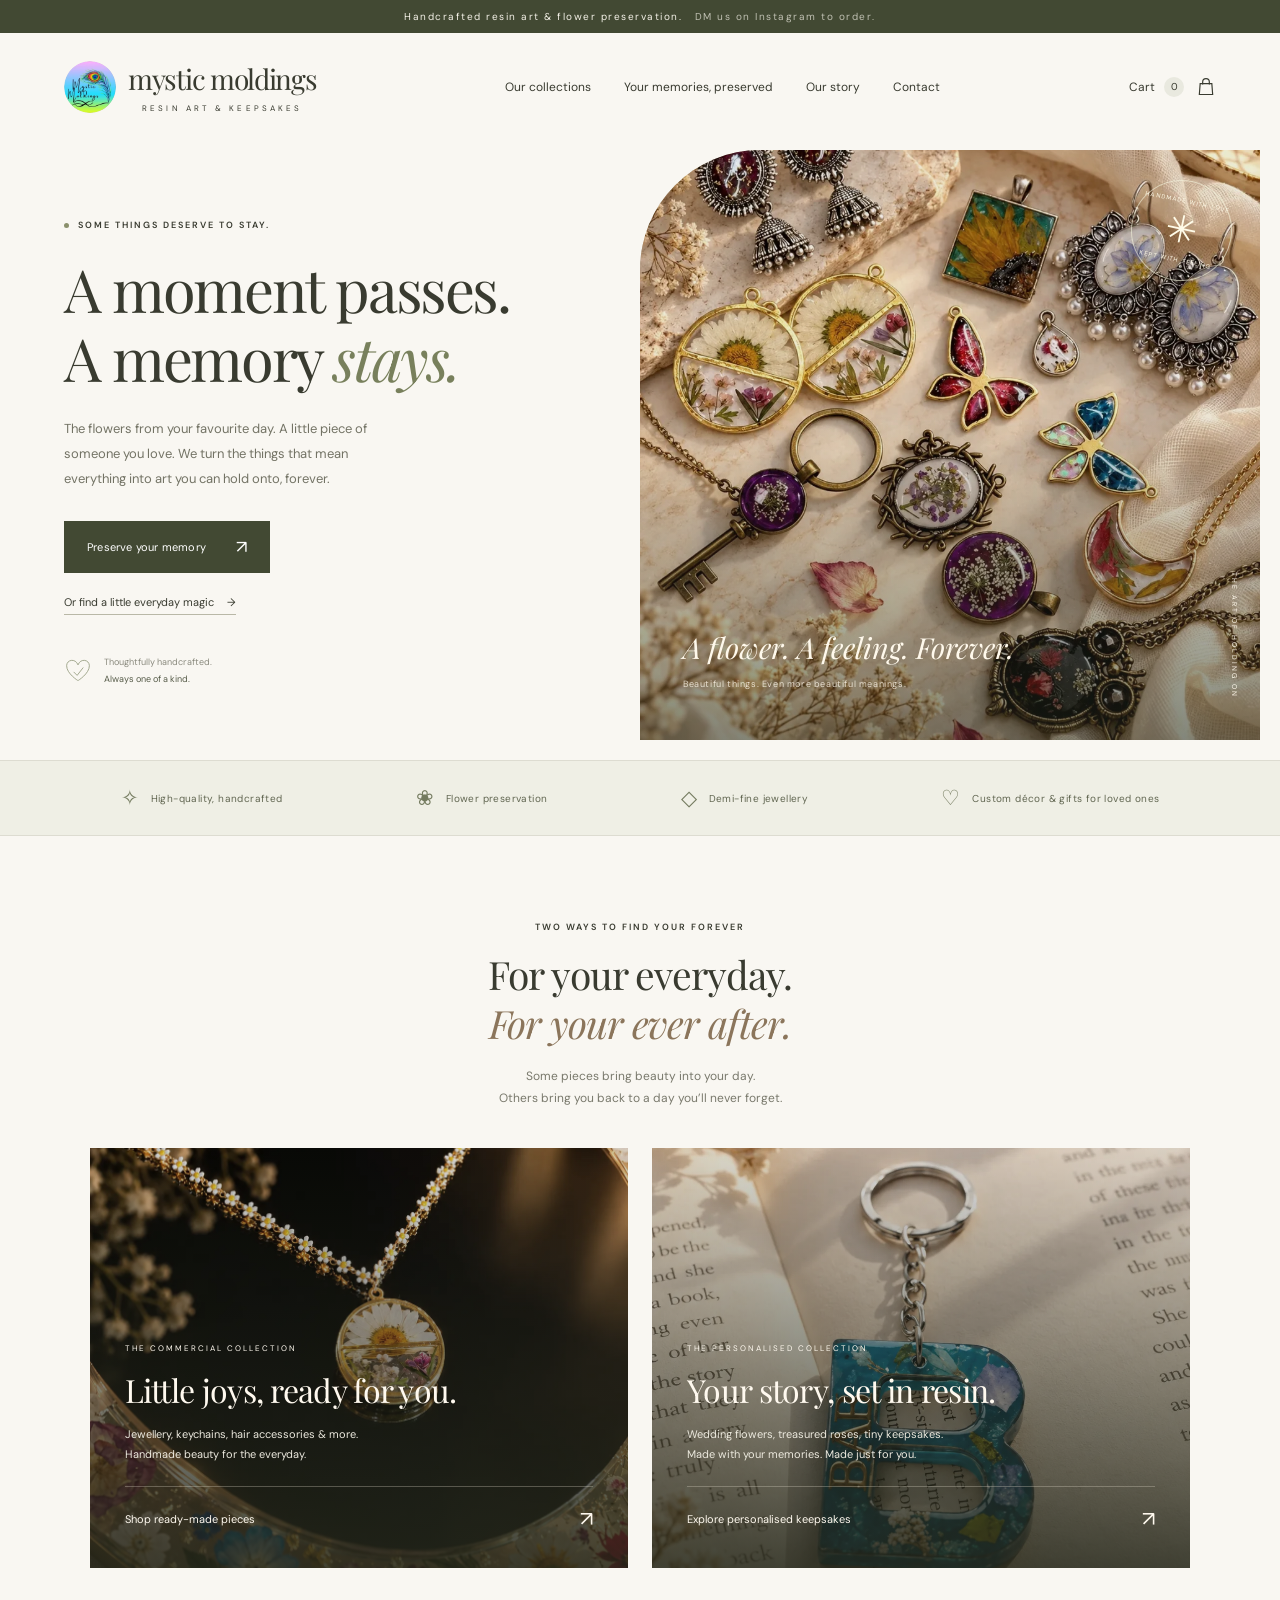
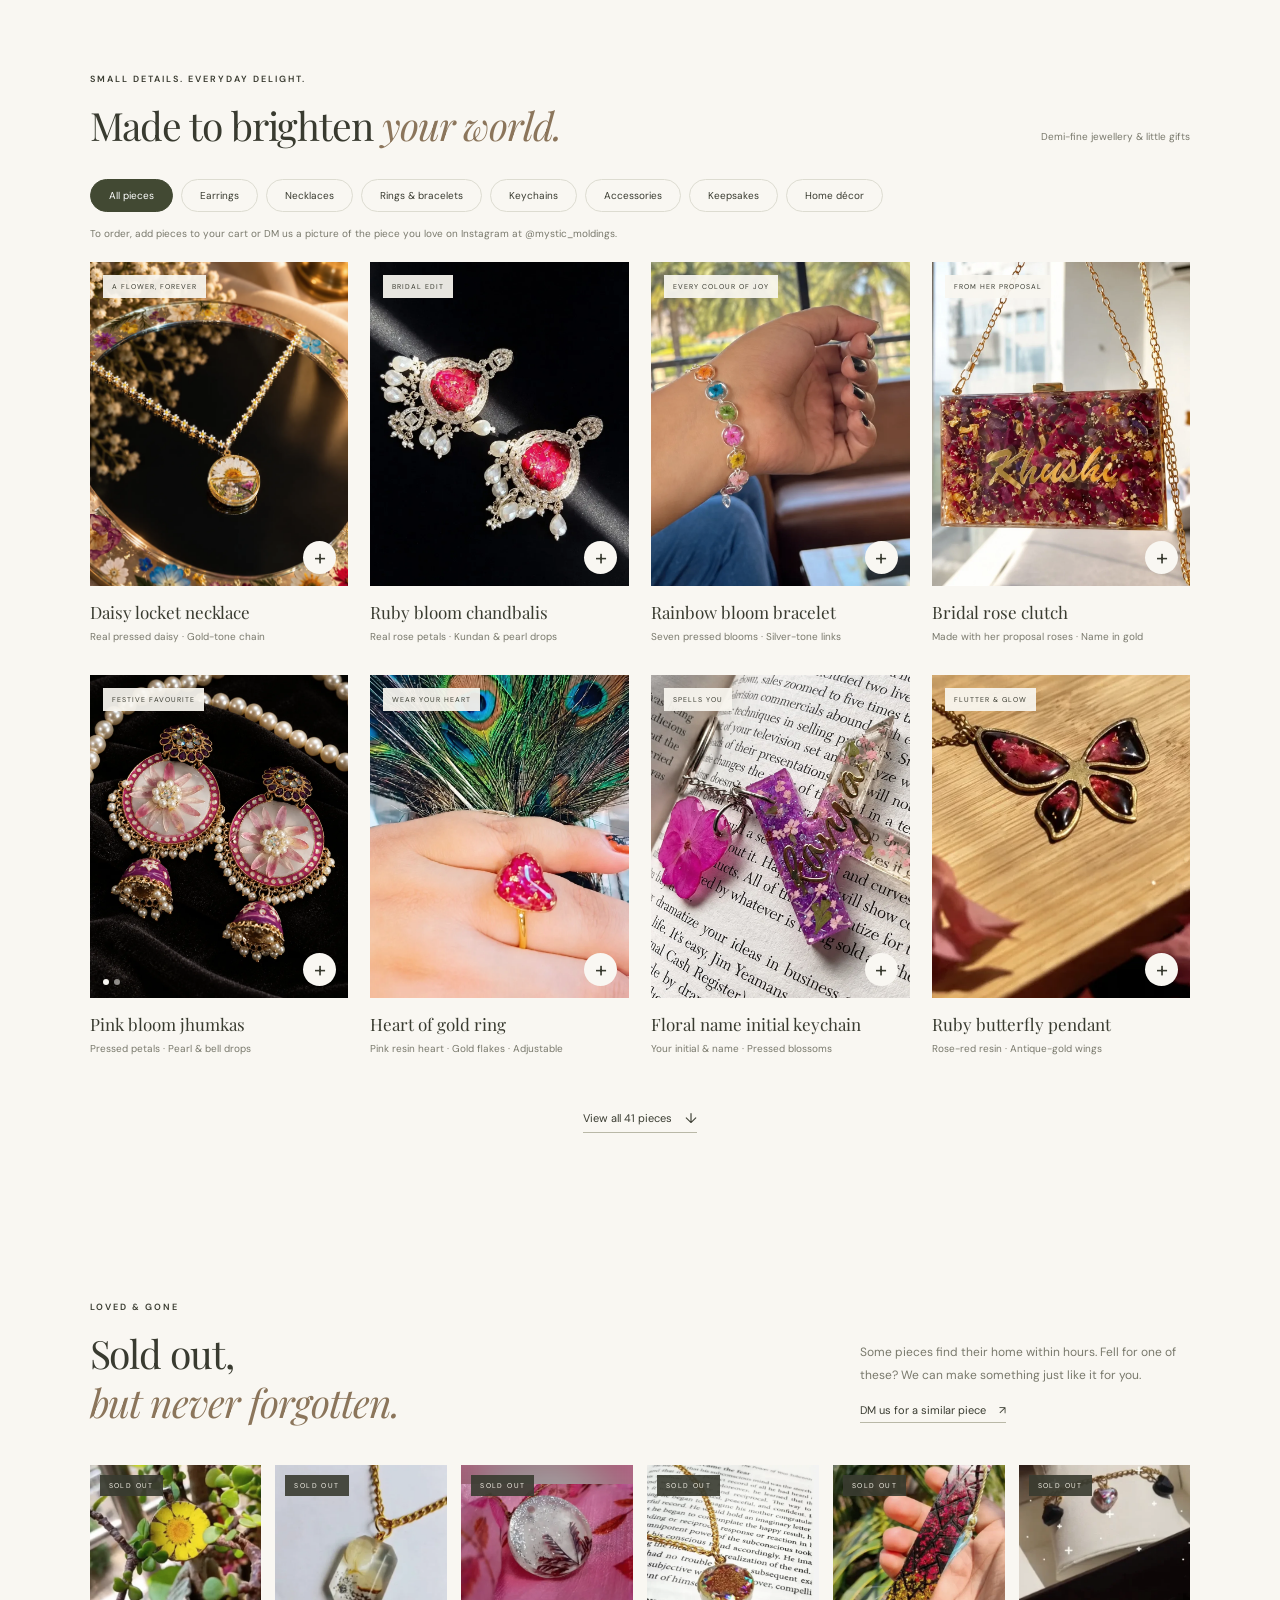
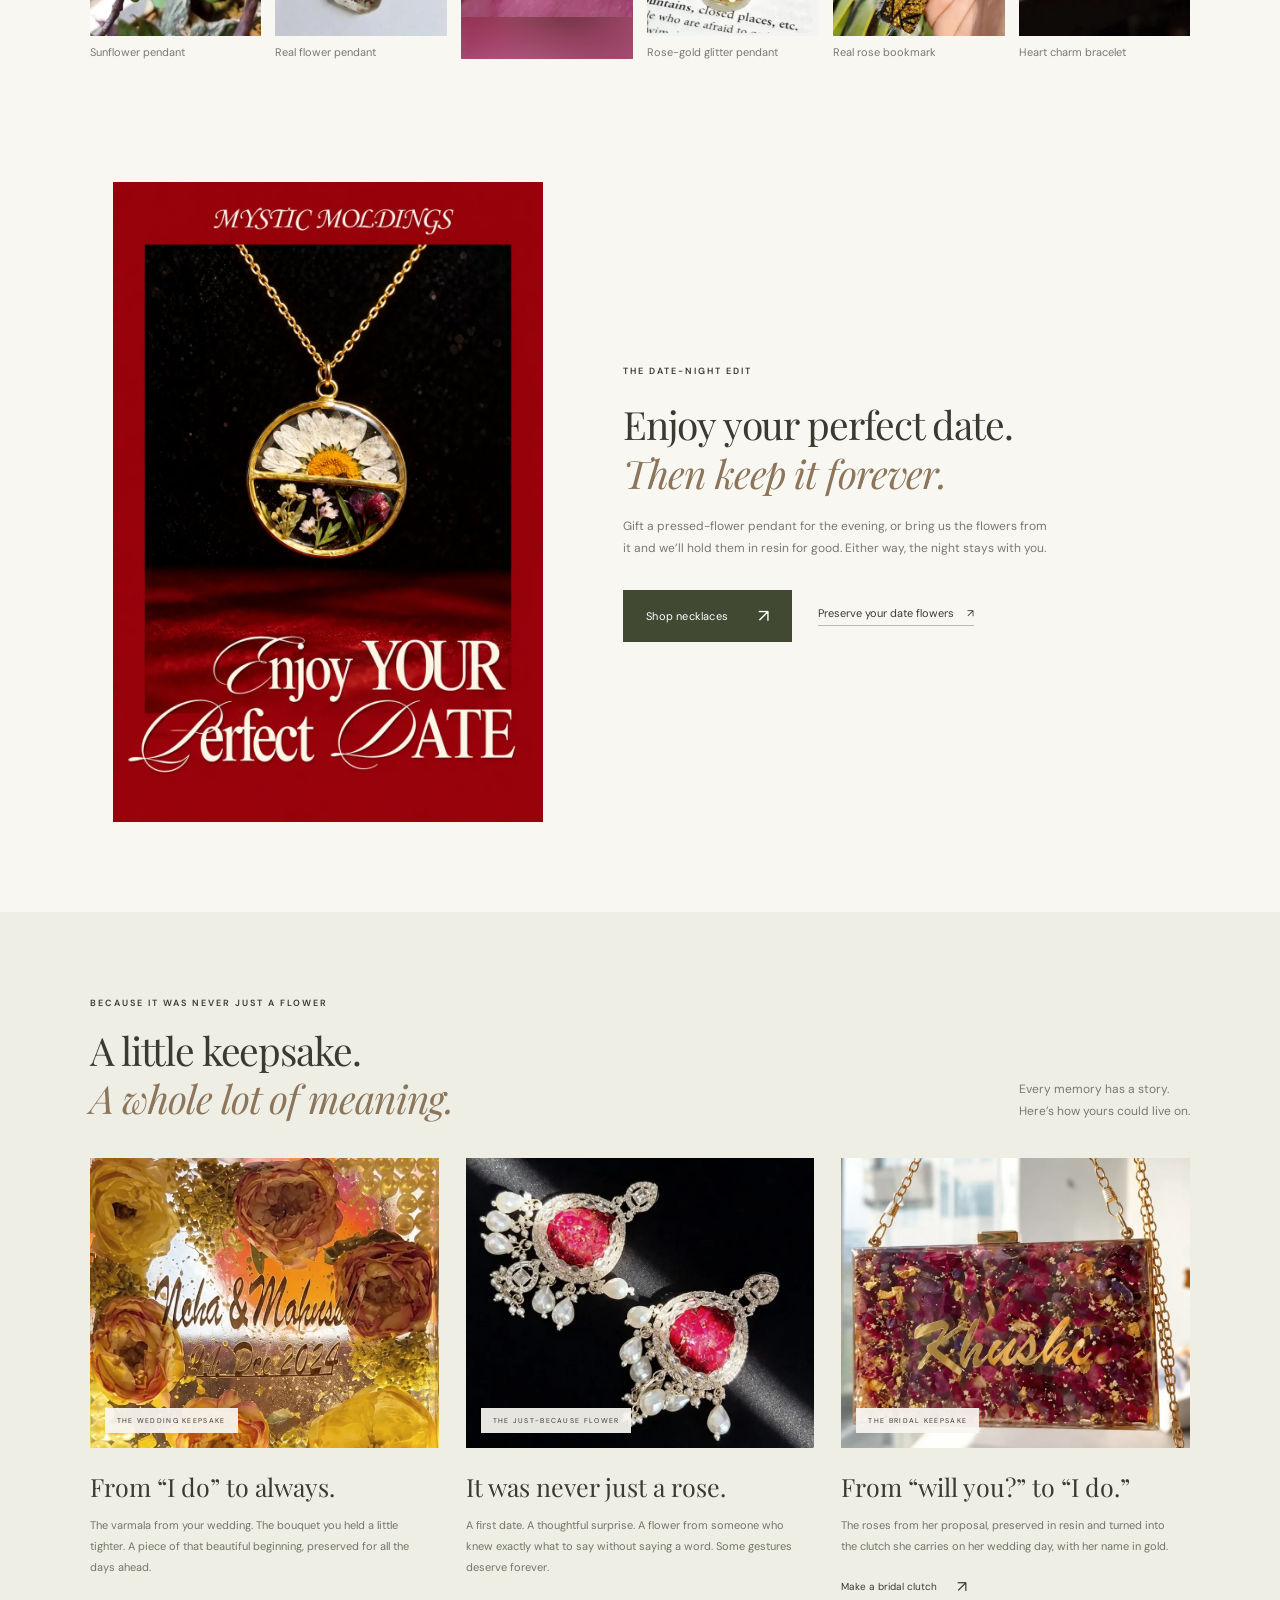
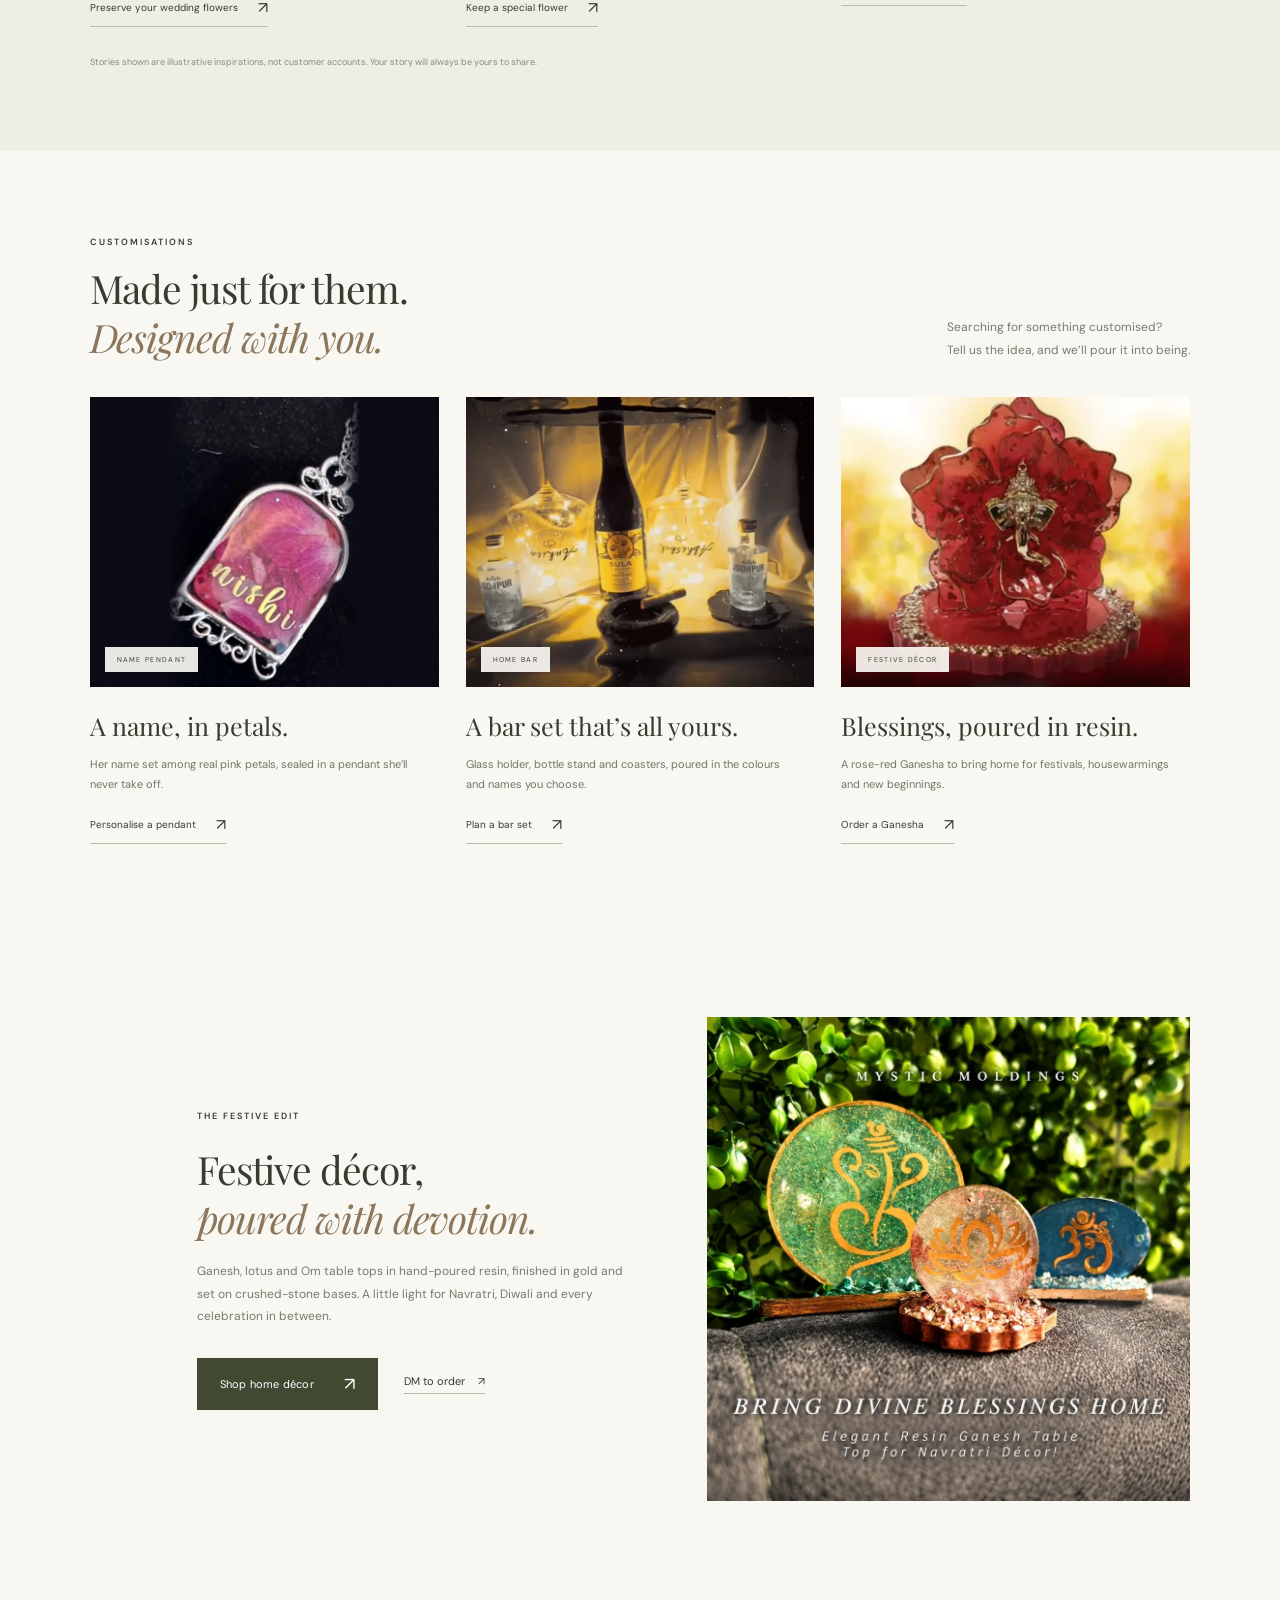
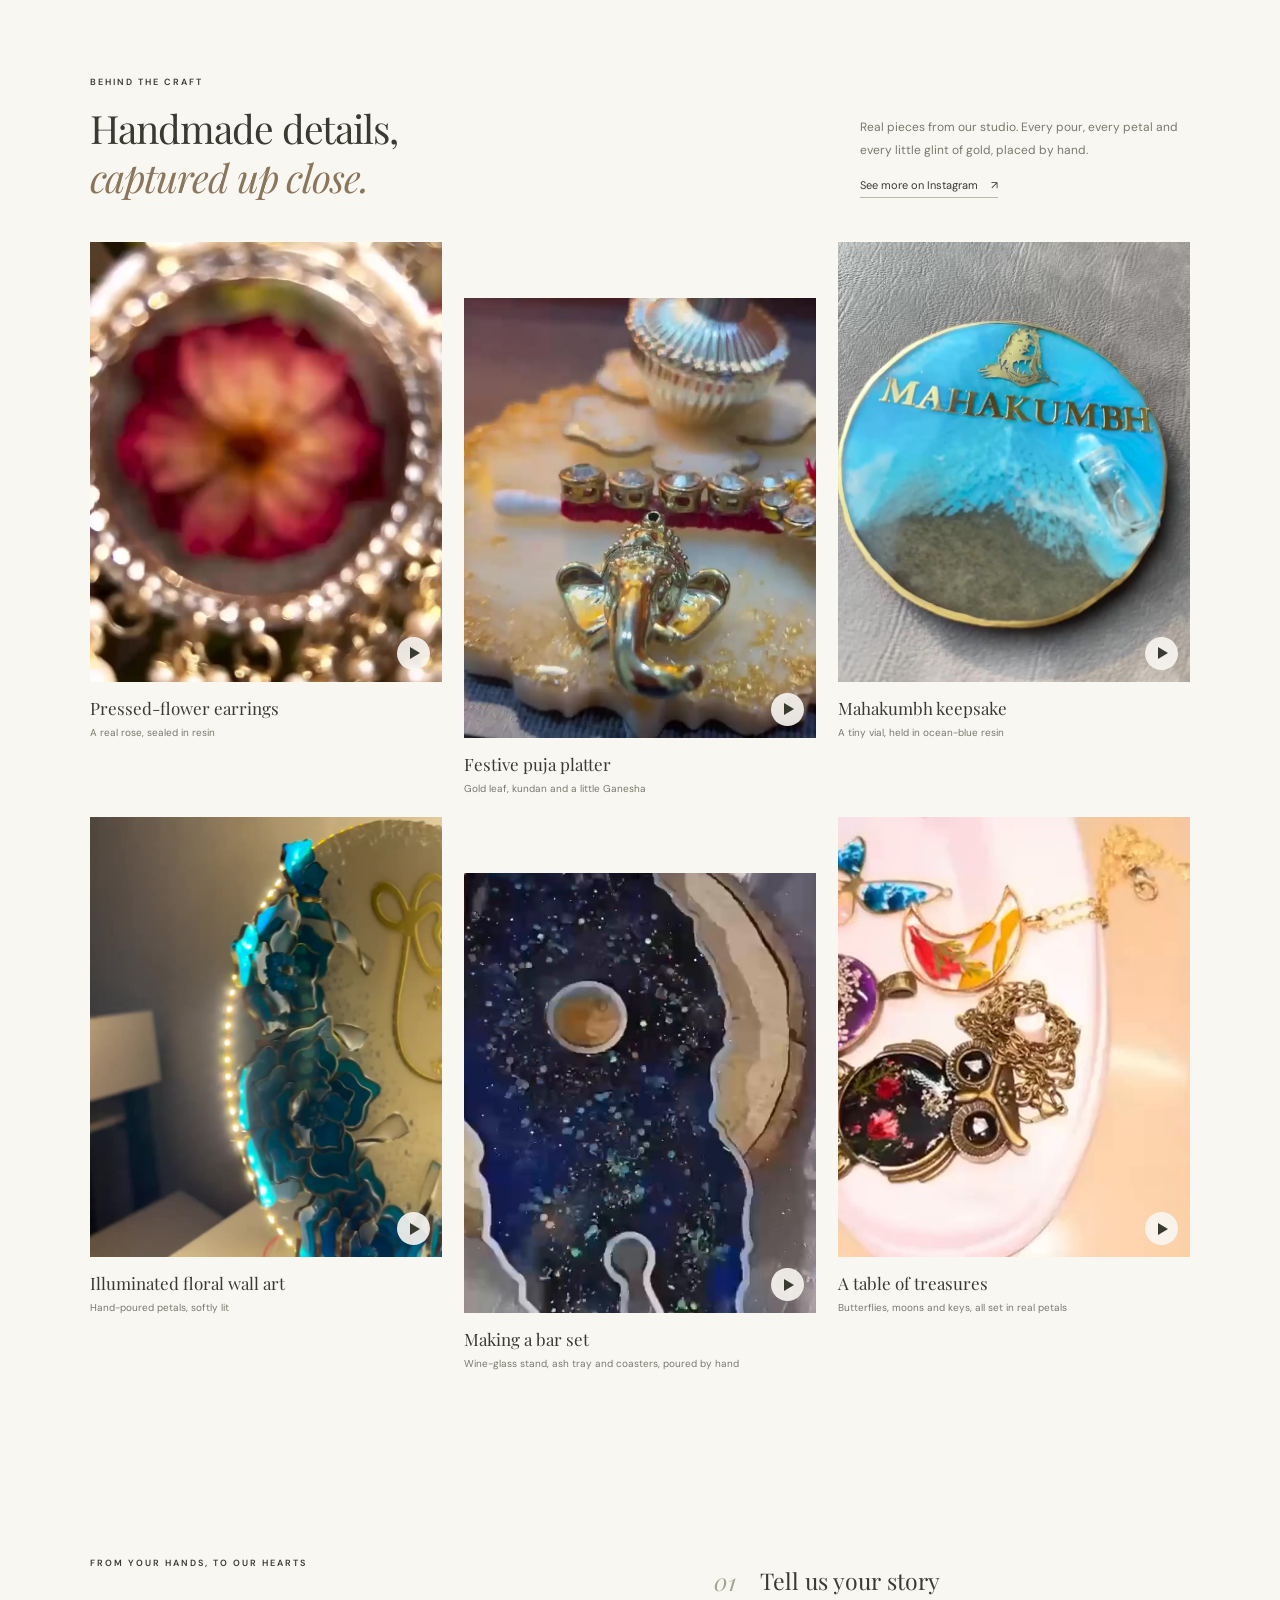
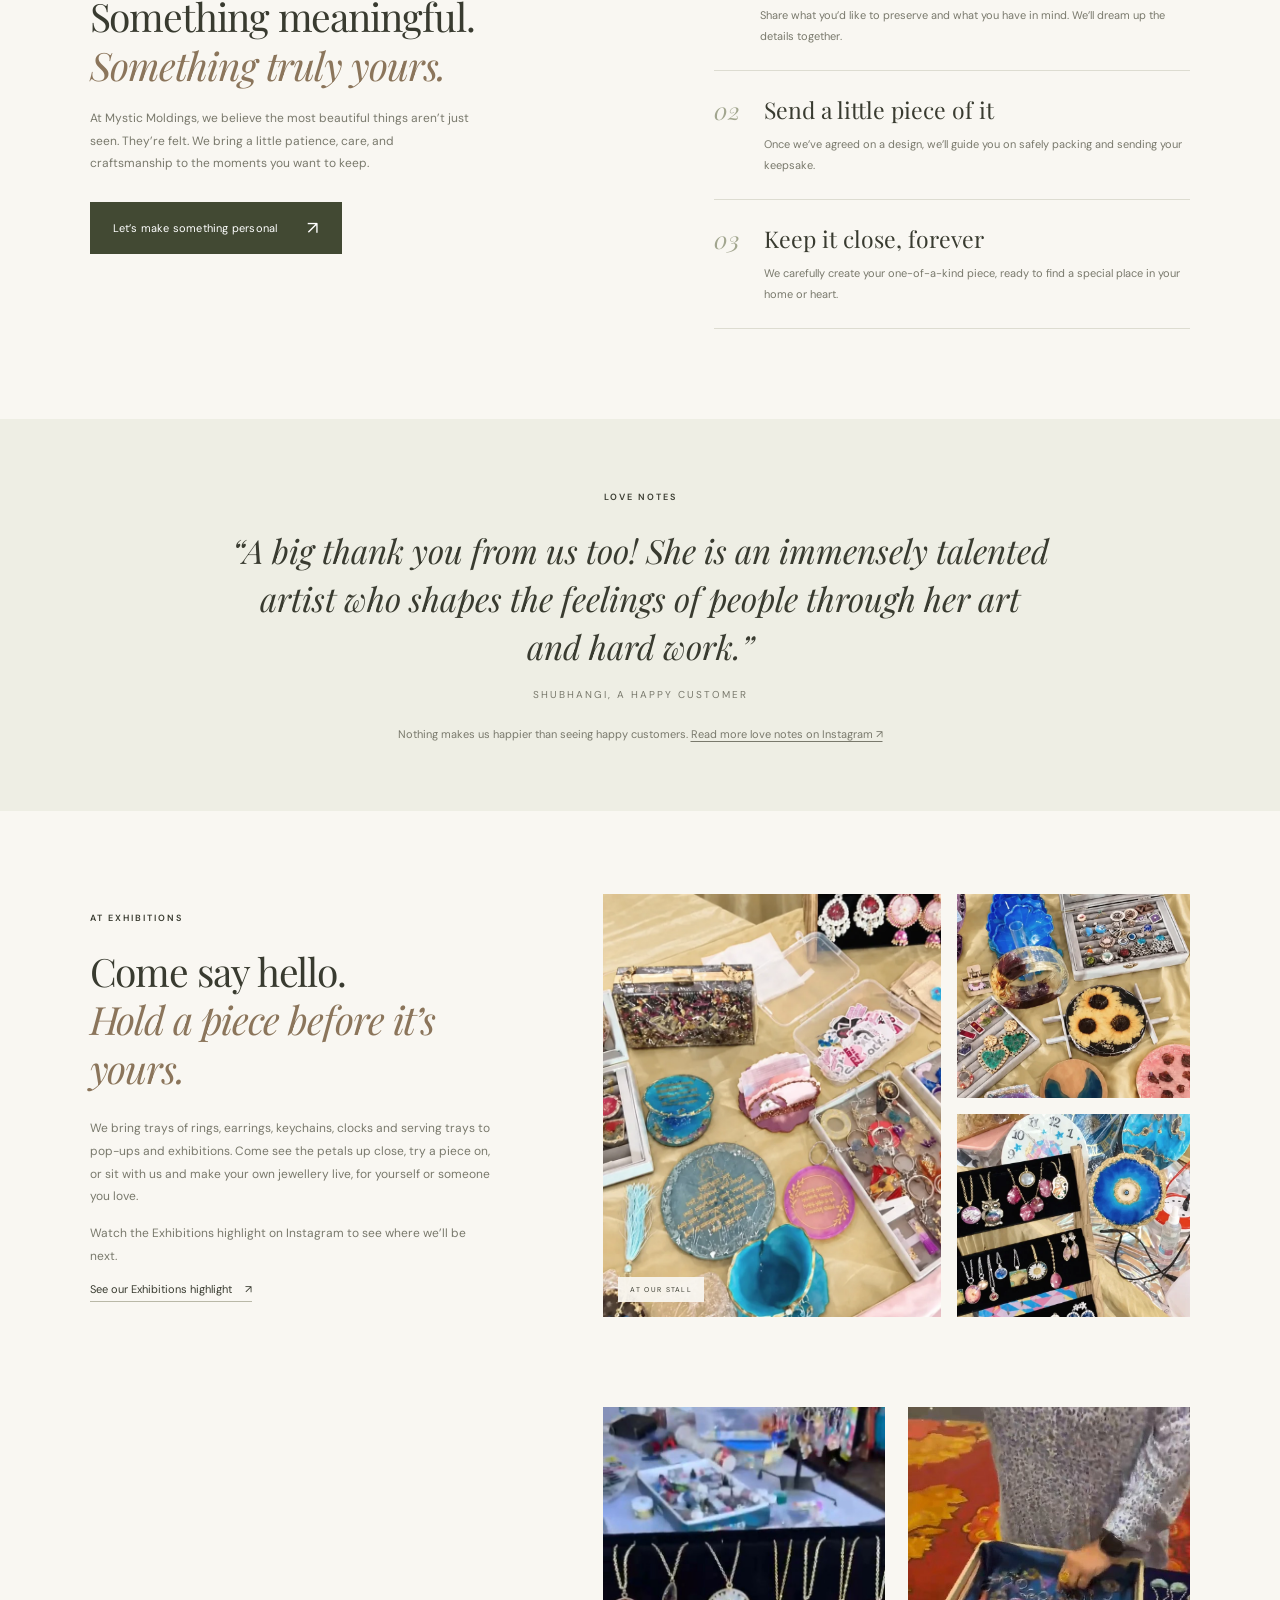
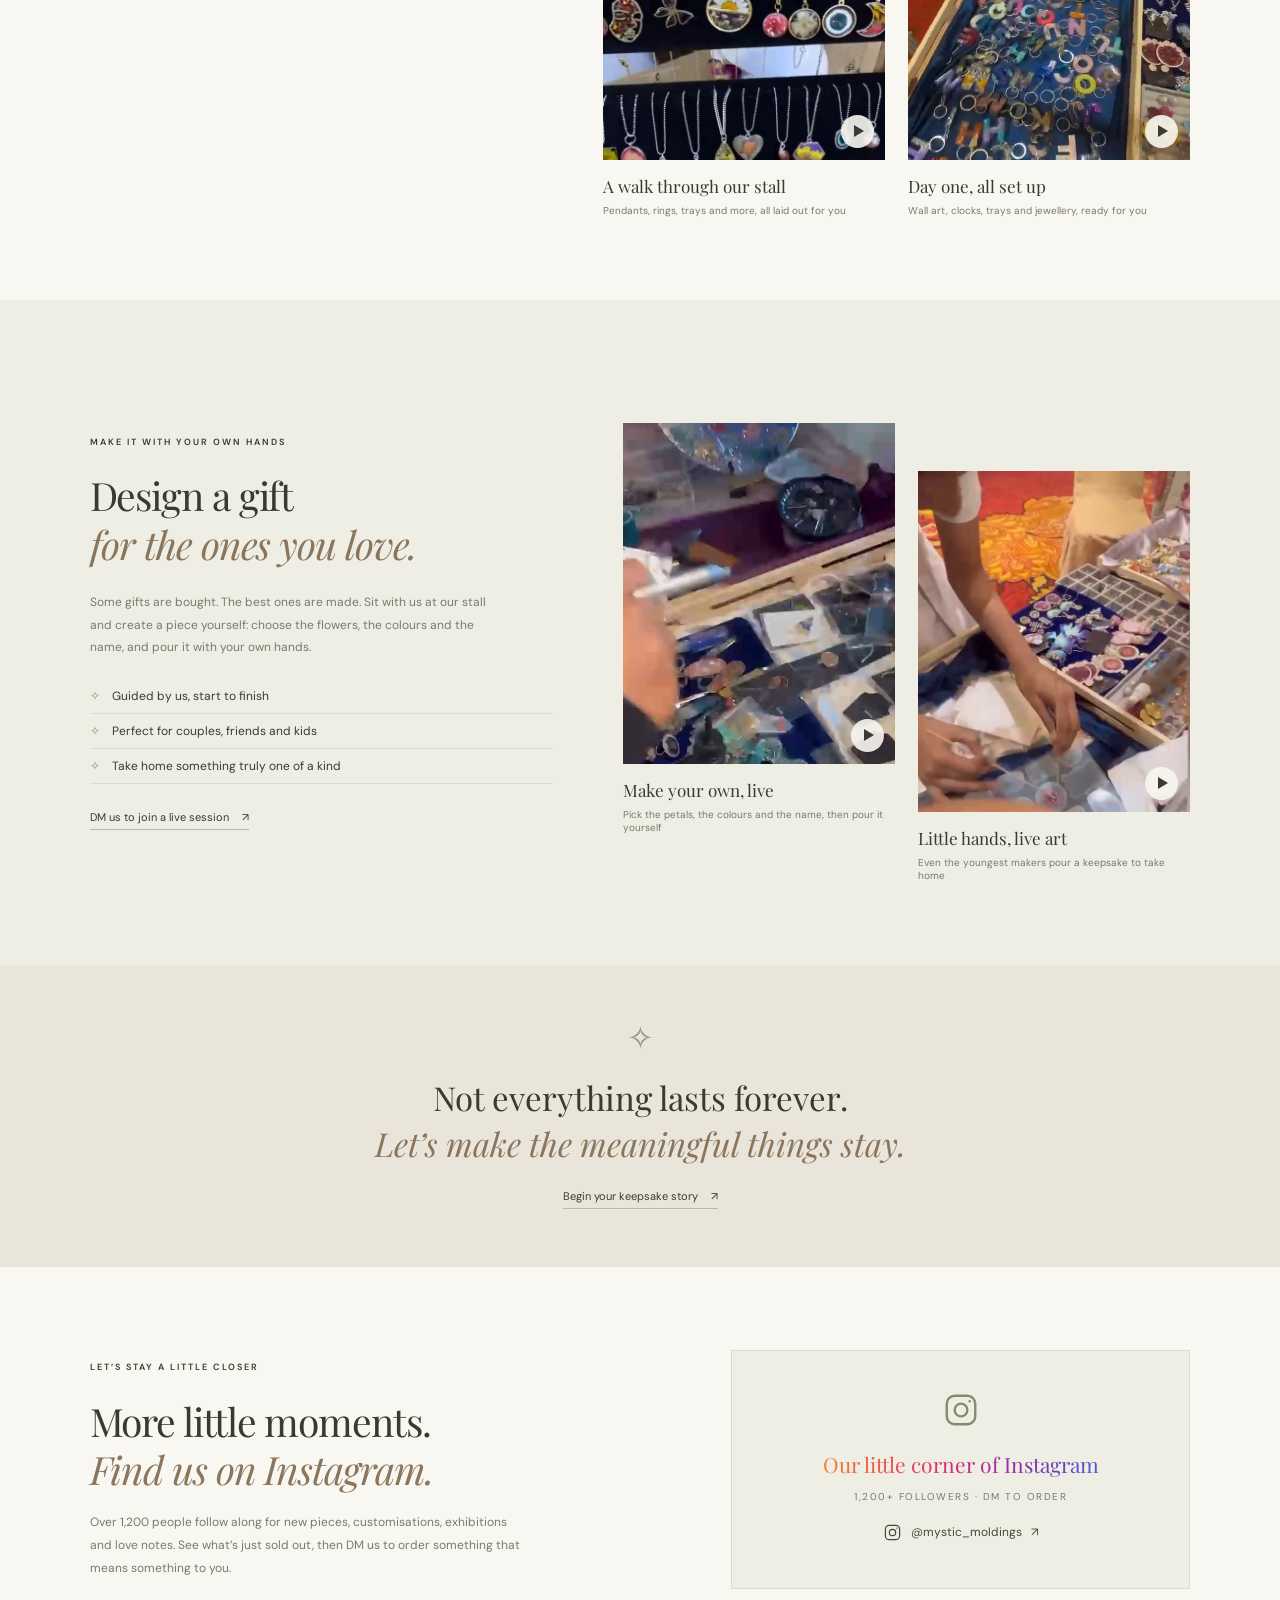
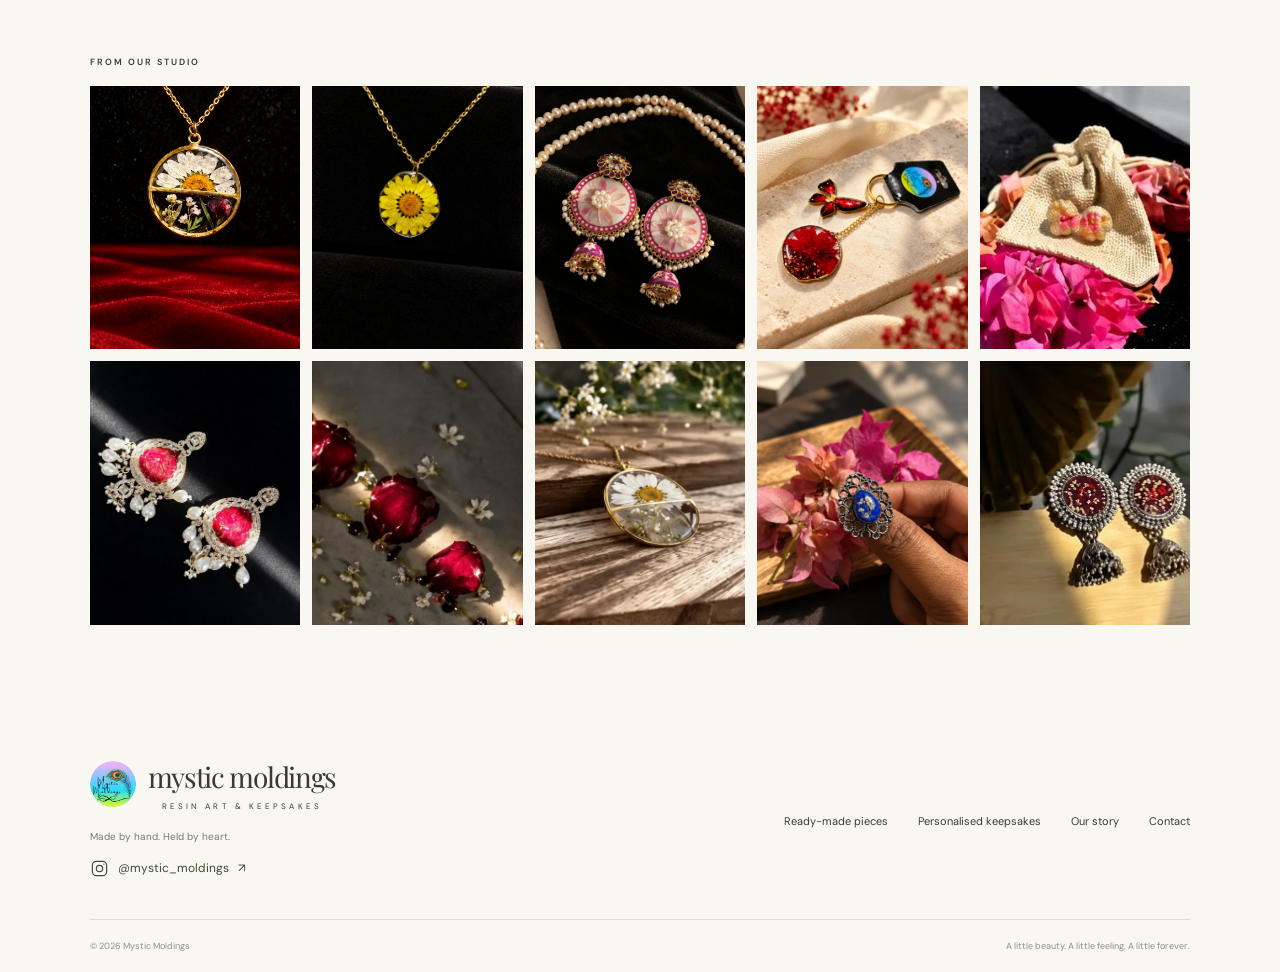
<file: index.html>
<!DOCTYPE html>
<html lang="en">
<head><meta charset="UTF-8"><meta name="viewport" content="width=device-width,initial-scale=1"><meta name="theme-color" content="#f5f1e9"><title>Mystic Moldings — Resin art & flower preservation</title><link rel="preconnect" href="https://fonts.googleapis.com"><link rel="preconnect" href="https://fonts.gstatic.com" crossorigin><link href="https://fonts.googleapis.com/css2?family=DM+Sans:wght@400;500;600;700&family=Manrope:wght@400;500;600&family=Playfair+Display:ital,wght@0,400;0,500;0,600;1,400;1,500&display=swap" rel="stylesheet"><meta name="description" content="Mystic Moldings: handcrafted resin art and flower preservation. Demi-fine jewellery, custom décor and personalised gifts for loved ones. DM @mystic_moldings on Instagram to order."><link rel="icon" type="image/png" sizes="64x64" href="images/favicon-64.png"><link rel="apple-touch-icon" href="images/logo-192.png"><link rel="stylesheet" href="styles.css?v=202609291108"></head>
<body>
<div class="announcement">Handcrafted resin art & flower preservation. <span>DM us on Instagram to order.</span></div>
<header class="header"><a class="wordmark" href="#" aria-label="Mystic Moldings home"><img class="brand-logo" src="images/logo-header.webp" width="160" height="160" alt="">mystic moldings<span>RESIN ART & KEEPSAKES</span></a><nav aria-label="Main navigation"><a href="#collections">Our collections</a><a href="#keepsakes">Your memories, preserved</a><a href="#about">Our story</a><a href="contact.html">Contact</a></nav><a class="bag-button" id="open-bag" href="cart.html" aria-label="Open your cart">Cart <span id="bag-count">0</span><svg viewBox="0 0 24 24" fill="none" stroke="currentColor" stroke-width="1.4"><path d="M5 8h14l1 13H4L5 8Z"/><path d="M8 9V6a4 4 0 0 1 8 0v3"/></svg></a></header>
<main>
<section class="hero"><div class="hero-copy"><p class="eyebrow"><span></span> SOME THINGS DESERVE TO STAY.</p><h1>A moment passes.<br>A memory <em>stays.</em></h1><p class="hero-description">The flowers from your favourite day. A little piece of someone you love. We turn the things that mean everything into art you can hold onto, forever.</p><a class="button dark" href="#keepsakes">Preserve your memory <span>↗</span></a><a class="text-link" href="#shop">Or find a little everyday magic <span>→</span></a><div class="hero-footnote"><svg viewBox="0 0 32 32" fill="none" stroke="currentColor"><path d="M16 27S3 19 3 10c0-7 10-9 13-1 3-8 13-6 13 1 0 9-13 17-13 17Z"/><path d="m11 17 4 4 7-9"/></svg><p>Thoughtfully handcrafted.<br><strong>Always one of a kind.</strong></p></div></div><div class="hero-image"><img src="images/photos/flower-flatlay.webp" style="object-position:center 50%" alt="A flat-lay of pressed-flower resin jewellery: jhumkas, daisy hoops, butterfly and moon pendants, a key keychain and cameo pendants among baby’s breath"><div class="image-shade"></div><div class="round-seal">HANDMADE WITH LOVE<span>✳</span>KEPT WITH FEELING</div><div class="image-caption"><span>A flower. A feeling. Forever.</span><p>Beautiful things. Even more beautiful meanings.</p></div><span class="photo-label">THE ART OF HOLDING ON</span></div></section>
<div class="values-strip"><span>✧ <span>High-quality, handcrafted</span></span><span>❀ <span>Flower preservation</span></span><span>◇ <span>Demi-fine jewellery</span></span><span>♡ <span>Custom décor & gifts for loved ones</span></span></div>
<section class="collections section" id="collections"><div class="section-intro"><p class="eyebrow">TWO WAYS TO FIND YOUR FOREVER</p><h2>For your everyday.<br><em>For your ever after.</em></h2><p>Some pieces bring beauty into your day.<br>Others bring you back to a day you’ll never forget.</p></div><div class="collection-grid"><a class="collection-card everyday" href="#shop"><img src="images/photos/daisy-necklace.webp" style="object-position:center 92%" alt="A gold pendant holding a pressed daisy in clear resin, resting on a floral resin tray" loading="lazy"><div class="collection-overlay"><span class="tiny-label">THE COMMERCIAL COLLECTION</span><h3>Little joys, ready for you.</h3><p>Jewellery, keychains, hair accessories & more.<br>Handmade beauty for the everyday.</p><span class="collection-link">Shop ready-made pieces <b>↗</b></span></div></a><a class="collection-card personal" href="#keepsakes"><img src="images/photos/initial-keychain.webp" alt="A personalised ocean-blue resin keychain shaped as the letter B, resting on an open book" loading="lazy"><div class="collection-overlay"><span class="tiny-label">THE PERSONALISED COLLECTION</span><h3>Your story, set in resin.</h3><p>Wedding flowers, treasured roses, tiny keepsakes.<br>Made with your memories. Made just for you.</p><span class="collection-link">Explore personalised keepsakes <b>↗</b></span></div></a></div></section>
<section class="shop section" id="shop"><div class="section-top"><div><p class="eyebrow">SMALL DETAILS. EVERYDAY DELIGHT.</p><h2>Made to brighten <em>your world.</em></h2></div><span class="small-note">Demi-fine jewellery & little gifts</span></div><div class="filters" role="group" aria-label="Filter products"><button class="active" data-filter="All">All pieces</button><button data-filter="Earrings">Earrings</button><button data-filter="Necklaces">Necklaces</button><button data-filter="Rings & bracelets">Rings & bracelets</button><button data-filter="Keychains">Keychains</button><button data-filter="Accessories">Accessories</button><button data-filter="Keepsakes">Keepsakes</button><button data-filter="Home décor">Home décor</button></div><p class="preview-note">To order, add pieces to your cart or DM us a picture of the piece you love on Instagram at <a href="https://www.instagram.com/mystic_moldings/" target="_blank" rel="noopener noreferrer">@mystic_moldings</a>.</p><div class="product-grid" id="products"></div><button class="text-link shop-more" id="shop-more" type="button" aria-expanded="false" hidden><span>View all pieces</span> <b aria-hidden="true">↓</b></button></section>
<section class="sold-out section" aria-labelledby="sold-title"><div class="section-top"><div><p class="eyebrow">LOVED &amp; GONE</p><h2 id="sold-title">Sold out,<br><em>but never forgotten.</em></h2></div><div class="craft-films-aside"><p>Some pieces find their home within hours. Fell for one of these? We can make something just like it for you.</p><a class="text-link" href="https://www.instagram.com/mystic_moldings/" target="_blank" rel="noopener noreferrer">DM us for a similar piece <span aria-hidden="true">↗</span></a></div></div><div class="sold-grid"><figure><img src="images/photos/sold-sunflower-pendant.webp" alt="Sunflower pendant, sold out" loading="lazy"><span class="sold-chip">Sold out</span><figcaption>Sunflower pendant</figcaption></figure><figure><img src="images/photos/sold-flower-pendant.webp" alt="Real flower pendant, sold out" loading="lazy"><span class="sold-chip">Sold out</span><figcaption>Real flower pendant</figcaption></figure><figure><img src="images/photos/sold-fern-orb.webp" alt="Glow-in-the-dark fern, sold out" loading="lazy"><span class="sold-chip">Sold out</span><figcaption>Glow-in-the-dark fern</figcaption></figure><figure><img src="images/photos/sold-glitter-pendant.webp" alt="Rose-gold glitter pendant, sold out" loading="lazy"><span class="sold-chip">Sold out</span><figcaption>Rose-gold glitter pendant</figcaption></figure><figure><img src="images/photos/sold-rose-bookmark.webp" alt="Real rose bookmark, sold out" loading="lazy"><span class="sold-chip">Sold out</span><figcaption>Real rose bookmark</figcaption></figure><figure><img src="images/photos/sold-heart-charm-bracelet.webp" alt="Heart charm bracelet, sold out" loading="lazy"><span class="sold-chip">Sold out</span><figcaption>Heart charm bracelet</figcaption></figure></div></section>
<section class="date-night section" aria-labelledby="date-night-title"><div class="date-night-image"><img src="images/photos/date-night-poster.webp" alt="Mystic Moldings poster: a gold pendant holding a pressed daisy and wildflowers, on red velvet, with the words Enjoy your perfect date" loading="lazy"></div><div class="date-night-copy"><p class="eyebrow">THE DATE-NIGHT EDIT</p><h2 id="date-night-title">Enjoy your perfect date.<br><em>Then keep it forever.</em></h2><p>Gift a pressed-flower pendant for the evening, or bring us the flowers from it and we’ll hold them in resin for good. Either way, the night stays with you.</p><div class="date-night-actions"><a class="button dark" href="#shop" data-shop-filter="Necklaces">Shop necklaces <span>↗</span></a><button class="text-link" data-keepsake="Rose / flower bouquet">Preserve your date flowers <span>↗</span></button></div></div></section>
<section class="keepsakes section" id="keepsakes"><div class="section-top"><div><p class="eyebrow">BECAUSE IT WAS NEVER JUST A FLOWER</p><h2>A little keepsake.<br><em>A whole lot of meaning.</em></h2></div><p>Every memory has a story.<br>Here’s how yours could live on.</p></div><div class="story-grid"><article class="story-card"><div class="story-image"><img src="images/photos/wedding-flower-lamp-story.webp" alt="A glowing resin night lamp holding preserved wedding roses, pearls and the couple’s names and wedding date" loading="lazy"><span>THE WEDDING KEEPSAKE</span></div><h3>From “I do” to always.</h3><p>The varmala from your wedding. The bouquet you held a little tighter. A piece of that beautiful beginning, preserved for all the days ahead.</p><button class="story-link" data-keepsake="Wedding flowers / varmala">Preserve your wedding flowers <span>↗</span></button></article><article class="story-card"><div class="story-image"><img src="images/photos/ruby-chandbali-earrings.webp" style="object-position:center 56%" alt="Chandbali earrings made with real red rose petals set in resin, framed in kundan crystals with pearl drops, in a beam of light" loading="lazy"><span>THE JUST-BECAUSE FLOWER</span></div><h3>It was never just a rose.</h3><p>A first date. A thoughtful surprise. A flower from someone who knew exactly what to say without saying a word. Some gestures deserve forever.</p><button class="story-link" data-keepsake="Rose / flower bouquet">Keep a special flower <span>↗</span></button></article><article class="story-card"><div class="story-image"><img src="images/photos/petal-name-clutch.webp" style="object-position:center 55%" alt="A bridal resin clutch made with the roses from her proposal, with rose petals, gold leaf and her name in gold" loading="lazy"><span>THE BRIDAL KEEPSAKE</span></div><h3>From “will you?” to “I do.”</h3><p>The roses from her proposal, preserved in resin and turned into the clutch she carries on her wedding day, with her name in gold.</p><button class="story-link" data-keepsake="Other special keepsake">Make a bridal clutch <span>↗</span></button></article></div><p class="story-disclaimer">Stories shown are illustrative inspirations, not customer accounts. Your story will always be yours to share.</p></section>
<section class="customs section" id="customisations" aria-labelledby="custom-title"><div class="section-top"><div><p class="eyebrow">CUSTOMISATIONS</p><h2 id="custom-title">Made just for them.<br><em>Designed with you.</em></h2></div><p>Searching for something customised?<br>Tell us the idea, and we’ll pour it into being.</p></div><div class="story-grid"><article class="story-card"><div class="story-image"><img src="images/photos/custom-name-pendant-wide.webp" alt="" loading="lazy"><span>NAME PENDANT</span></div><h3>A name, in petals.</h3><p>Her name set among real pink petals, sealed in a pendant she’ll never take off.</p><button class="story-link" data-keepsake="Other special keepsake">Personalise a pendant <span>↗</span></button></article><article class="story-card"><div class="story-image"><img src="images/photos/custom-bar-set.webp" data-fit alt="" loading="lazy"><span>HOME BAR</span></div><h3>A bar set that’s all yours.</h3><p>Glass holder, bottle stand and coasters, poured in the colours and names you choose.</p><button class="story-link" data-keepsake="Other special keepsake">Plan a bar set <span>↗</span></button></article><article class="story-card"><div class="story-image"><img src="images/photos/custom-ganesha.webp" data-fit alt="" loading="lazy"><span>FESTIVE DÉCOR</span></div><h3>Blessings, poured in resin.</h3><p>A rose-red Ganesha to bring home for festivals, housewarmings and new beginnings.</p><button class="story-link" data-keepsake="Other special keepsake">Order a Ganesha <span>↗</span></button></article></div></section>
<section class="date-night festive section" aria-labelledby="festive-title"><div class="date-night-image"><img src="images/photos/festive-table-tops.webp" alt="Three resin table tops with gold Ganesh, lotus and Om motifs on crushed-stone bases, with the words Bring divine blessings home" loading="lazy"></div><div class="date-night-copy"><p class="eyebrow">THE FESTIVE EDIT</p><h2 id="festive-title">Festive décor,<br><em>poured with devotion.</em></h2><p>Ganesh, lotus and Om table tops in hand-poured resin, finished in gold and set on crushed-stone bases. A little light for Navratri, Diwali and every celebration in between.</p><div class="date-night-actions"><a class="button dark" href="#shop" data-shop-filter="Home décor">Shop home décor <span>↗</span></a><a class="text-link" href="https://www.instagram.com/mystic_moldings/" target="_blank" rel="noopener noreferrer">DM to order <span aria-hidden="true">↗</span></a></div></div></section>
<section class="craft-films section" id="behind-the-craft" aria-labelledby="craft-films-title"><div class="section-top"><div><p class="eyebrow">BEHIND THE CRAFT</p><h2 id="craft-films-title">Handmade details,<br><em>captured up close.</em></h2></div><div class="craft-films-aside"><p>Real pieces from our studio. Every pour, every petal and every little glint of gold, placed by hand.</p><a class="text-link" href="https://www.instagram.com/mystic_moldings/" target="_blank" rel="noopener noreferrer">See more on Instagram <span aria-hidden="true">↗</span></a></div></div><div class="craft-films-row"><figure class="craft-film"><div class="craft-film-frame"><video autoplay muted loop playsinline preload="metadata" poster="videos/product-video-02-poster.jpg" style="object-position:50% 40%" aria-label="Pressed-flower resin earrings with pearl tassels, hanging among green leaves"><source data-src="videos/product-video-02.mp4" type="video/mp4"></video><button class="film-toggle" type="button" aria-label="Pause the pressed-flower earrings film"></button></div><figcaption><h3>Pressed-flower earrings</h3><p>A real rose, sealed in resin</p></figcaption></figure><figure class="craft-film"><div class="craft-film-frame"><video autoplay muted loop playsinline preload="metadata" poster="videos/product-video-01-poster.jpg" style="object-position:46% 50%" aria-label="A resin puja platter with a gold Ganesha, kundan stones and gold flakes"><source data-src="videos/product-video-01.mp4" type="video/mp4"></video><button class="film-toggle" type="button" aria-label="Pause the festive puja platter film"></button></div><figcaption><h3>Festive puja platter</h3><p>Gold leaf, kundan and a little Ganesha</p></figcaption></figure><figure class="craft-film"><div class="craft-film-frame"><video autoplay muted loop playsinline preload="metadata" poster="videos/product-video-03-poster.jpg" style="object-position:50% 50%" aria-label="A blue resin Mahakumbh coaster holding a small glass vial"><source data-src="videos/product-video-03.mp4" type="video/mp4"></video><button class="film-toggle" type="button" aria-label="Pause the mahakumbh keepsake film"></button></div><figcaption><h3>Mahakumbh keepsake</h3><p>A tiny vial, held in ocean-blue resin</p></figcaption></figure><figure class="craft-film"><div class="craft-film-frame"><video autoplay muted loop playsinline preload="metadata" poster="videos/product-video-04-poster.jpg" style="object-position:60% 50%" aria-label="Blue resin flowers on a wall piece lit by a ring of warm lights"><source data-src="videos/product-video-04.mp4" type="video/mp4"></video><button class="film-toggle" type="button" aria-label="Pause the illuminated floral wall art film"></button></div><figcaption><h3>Illuminated floral wall art</h3><p>Hand-poured petals, softly lit</p></figcaption></figure><figure class="craft-film"><div class="craft-film-frame"><video autoplay muted loop playsinline preload="metadata" poster="videos/making-bar-set-poster.jpg" aria-label="Pouring glitter resin into a wine-glass stand mould and making a matching ash tray"><source data-src="videos/making-bar-set.mp4" type="video/mp4"></video><button class="film-toggle" type="button" aria-label="Pause the making a bar set film"></button></div><figcaption><h3>Making a bar set</h3><p>Wine-glass stand, ash tray and coasters, poured by hand</p></figcaption></figure><figure class="craft-film"><div class="craft-film-frame"><video autoplay muted loop playsinline preload="metadata" poster="videos/pendant-flatlay-poster.jpg" aria-label="Resin pendants, earrings and a key keychain laid out on a pink cloth"><source data-src="videos/pendant-flatlay.mp4" type="video/mp4"></video><button class="film-toggle" type="button" aria-label="Pause the a table of treasures film"></button></div><figcaption><h3>A table of treasures</h3><p>Butterflies, moons and keys, all set in real petals</p></figcaption></figure></div></section>
<section class="process section" id="about"><div class="process-intro"><p class="eyebrow">FROM YOUR HANDS, TO OUR HEARTS</p><h2>Something meaningful.<br><em>Something truly yours.</em></h2><p>At Mystic Moldings, we believe the most beautiful things aren’t just seen. They’re felt. We bring a little patience, care, and craftsmanship to the moments you want to keep.</p><button class="button dark" data-keepsake="Other special keepsake">Let’s make something personal <span>↗</span></button></div><div class="steps"><div><span>01</span><article><h3>Tell us your story</h3><p>Share what you’d like to preserve and what you have in mind. We’ll dream up the details together.</p></article></div><div><span>02</span><article><h3>Send a little piece of it</h3><p>Once we’ve agreed on a design, we’ll guide you on safely packing and sending your keepsake.</p></article></div><div><span>03</span><article><h3>Keep it close, forever</h3><p>We carefully create your one-of-a-kind piece, ready to find a special place in your home or heart.</p></article></div></div></section>
<section class="love-note" aria-labelledby="love-title"><p class="eyebrow">LOVE NOTES</p><h2 id="love-title" class="visually-hidden">What our customers say</h2><blockquote><p>“A big thank you from us too! She is an immensely talented artist who shapes the feelings of people through her art and hard work.”</p><footer>Shubhangi, a happy customer</footer></blockquote><p class="love-foot">Nothing makes us happier than seeing happy customers. <a href="https://www.instagram.com/mystic_moldings/" target="_blank" rel="noopener noreferrer">Read more love notes on Instagram ↗</a></p></section>
<section class="exhibitions section" aria-labelledby="exhibitions-title"><div class="exhibition-copy"><p class="eyebrow">AT EXHIBITIONS</p><h2 id="exhibitions-title">Come say hello.<br><em>Hold a piece before it’s yours.</em></h2><p>We bring trays of rings, earrings, keychains, clocks and serving trays to pop-ups and exhibitions. Come see the petals up close, try a piece on, or sit with us and make your own jewellery live, for yourself or someone you love.</p><p>Watch the Exhibitions highlight on Instagram to see where we’ll be next.</p><a class="text-link" href="https://www.instagram.com/mystic_moldings/" target="_blank" rel="noopener noreferrer">See our Exhibitions highlight <span aria-hidden="true">↗</span></a></div><div class="exhibition-collage"><figure class="ex-main"><img src="images/photos/exhibition-stall-1.webp" alt="A Mystic Moldings exhibition table with a petal clutch, resin trays and coasters, keychains and a rack of pendants and earrings" loading="lazy"><figcaption>AT OUR STALL</figcaption></figure><figure><img src="images/photos/exhibition-stall-3.webp" alt="A box of resin rings, a sunflower tray, a flower bangle and resin trays laid out at an exhibition" loading="lazy"></figure><figure><img src="images/photos/exhibition-stall-2.webp" alt="Resin wall clocks, a photo frame and a rack of pendants and earrings at a Mystic Moldings exhibition stall" loading="lazy"></figure></div><div class="craft-films-row exhibition-films"><figure class="craft-film"><div class="craft-film-frame"><video autoplay muted loop playsinline preload="metadata" poster="videos/stall-walkthrough-poster.jpg" aria-label="A walk past the Mystic Moldings stall at an outdoor exhibition, with pendants, rings and trays"><source data-src="videos/stall-walkthrough.mp4" type="video/mp4"></video><button class="film-toggle" type="button" aria-label="Pause the a walk through our stall film"></button></div><figcaption><h3>A walk through our stall</h3><p>Pendants, rings, trays and more, all laid out for you</p></figcaption></figure><figure class="craft-film"><div class="craft-film-frame"><video autoplay muted loop playsinline preload="metadata" poster="videos/exhibition-day-poster.jpg" aria-label="The Mystic Moldings exhibition stall with resin wall art, clocks, trays and jewellery"><source data-src="videos/exhibition-day.mp4" type="video/mp4"></video><button class="film-toggle" type="button" aria-label="Pause the day one, all set up film"></button></div><figcaption><h3>Day one, all set up</h3><p>Wall art, clocks, trays and jewellery, ready for you</p></figcaption></figure></div></section>
<section class="diy section" id="make-your-own" aria-labelledby="diy-title"><div class="diy-copy"><p class="eyebrow">MAKE IT WITH YOUR OWN HANDS</p><h2 id="diy-title">Design a gift<br><em>for the ones you love.</em></h2><p>Some gifts are bought. The best ones are made. Sit with us at our stall and create a piece yourself: choose the flowers, the colours and the name, and pour it with your own hands.</p><ul class="diy-points"><li>Guided by us, start to finish</li><li>Perfect for couples, friends and kids</li><li>Take home something truly one of a kind</li></ul><a class="text-link" href="https://www.instagram.com/mystic_moldings/" target="_blank" rel="noopener noreferrer">DM us to join a live session <span aria-hidden="true">↗</span></a></div><div class="craft-films-row diy-films"><figure class="craft-film"><div class="craft-film-frame"><video autoplay muted loop playsinline preload="metadata" poster="videos/live-session-poster.jpg" aria-label="A customer designing her own resin jewellery live at our exhibition stall"><source data-src="videos/live-session.mp4" type="video/mp4"></video><button class="film-toggle" type="button" aria-label="Pause the make your own, live film"></button></div><figcaption><h3>Make your own, live</h3><p>Pick the petals, the colours and the name, then pour it yourself</p></figcaption></figure><figure class="craft-film"><div class="craft-film-frame"><video autoplay muted loop playsinline preload="metadata" poster="videos/kids-live-art-poster.jpg" aria-label="Children making their own resin art live at an exhibition"><source data-src="videos/kids-live-art.mp4" type="video/mp4"></video><button class="film-toggle" type="button" aria-label="Pause the little hands, live art film"></button></div><figcaption><h3>Little hands, live art</h3><p>Even the youngest makers pour a keepsake to take home</p></figcaption></figure></div></section>

<section class="closing"><span>✧</span><p>Not everything lasts forever.<br><em>Let’s make the meaningful things stay.</em></p><button class="text-link" data-keepsake="Other special keepsake">Begin your keepsake story <span>↗</span></button></section>
<section class="instagram-section section" aria-labelledby="instagram-title"><div><p class="eyebrow">LET’S STAY A LITTLE CLOSER</p><h2 id="instagram-title">More little moments.<br><em>Find us on Instagram.</em></h2><p>Over 1,200 people follow along for new pieces, customisations, exhibitions and love notes. See what’s just sold out, then DM us to order something that means something to you.</p></div><div class="instagram-invite"><svg viewBox="0 0 24 24" fill="none" stroke="currentColor" stroke-width="1.5" aria-hidden="true"><rect x="3" y="3" width="18" height="18" rx="5"/><circle cx="12" cy="12" r="4"/><circle cx="17.5" cy="6.5" r=".8" fill="currentColor" stroke="none"/></svg><p class="ig-gradient-text">Our little corner of Instagram</p><p class="instagram-stats">1,200+ followers · DM to order</p><a class="instagram-link" href="https://www.instagram.com/mystic_moldings/" target="_blank" rel="noopener noreferrer" aria-label="Mystic Moldings on Instagram (opens in a new tab)"><svg viewBox="0 0 24 24" fill="none" stroke="currentColor" stroke-width="1.5" aria-hidden="true"><rect x="3" y="3" width="18" height="18" rx="5"/><circle cx="12" cy="12" r="4"/><circle cx="17.5" cy="6.5" r=".8" fill="currentColor" stroke="none"/></svg><span>@mystic_moldings</span><span aria-hidden="true">↗</span></a></div><div class="studio-strip"><p class="eyebrow">FROM OUR STUDIO</p><div class="studio-grid"><a href="https://www.instagram.com/mystic_moldings/" target="_blank" rel="noopener noreferrer" aria-label="A daisy and wildflower pendant on red velvet — view more on Instagram (opens in a new tab)"><img src="images/photos/studio-daisy-pendant.webp" alt="" loading="lazy"></a><a href="https://www.instagram.com/mystic_moldings/" target="_blank" rel="noopener noreferrer" aria-label="A sunflower pendant on black velvet — view more on Instagram (opens in a new tab)"><img src="images/photos/studio-sunflower.webp" alt="" loading="lazy"></a><a href="https://www.instagram.com/mystic_moldings/" target="_blank" rel="noopener noreferrer" aria-label="Pink bloom jhumkas beside a string of pearls — view more on Instagram (opens in a new tab)"><img src="images/photos/studio-jhumkas.webp" alt="" loading="lazy"></a><a href="https://www.instagram.com/mystic_moldings/" target="_blank" rel="noopener noreferrer" aria-label="A red butterfly and rose keychain on stone — view more on Instagram (opens in a new tab)"><img src="images/photos/studio-butterfly-keychain.webp" alt="" loading="lazy"></a><a href="https://www.instagram.com/mystic_moldings/" target="_blank" rel="noopener noreferrer" aria-label="Bow-shaped resin studs on a jute potli among bougainvillea — view more on Instagram (opens in a new tab)"><img src="images/photos/studio-potli-studs.webp" alt="" loading="lazy"></a><a href="https://www.instagram.com/mystic_moldings/" target="_blank" rel="noopener noreferrer" aria-label="Ruby bloom chandbalis in a beam of light — view more on Instagram (opens in a new tab)"><img src="images/photos/ruby-chandbali-earrings.webp" alt="" loading="lazy"></a><a href="https://www.instagram.com/mystic_moldings/" target="_blank" rel="noopener noreferrer" aria-label="Preserved roses and baby’s breath on stone — view more on Instagram (opens in a new tab)"><img src="images/photos/studio-roses-brand.webp" alt="" loading="lazy"></a><a href="https://www.instagram.com/mystic_moldings/" target="_blank" rel="noopener noreferrer" aria-label="A half-daisy pendant on weathered wood — view more on Instagram (opens in a new tab)"><img src="images/photos/studio-half-daisy.webp" alt="" loading="lazy"></a><a href="https://www.instagram.com/mystic_moldings/" target="_blank" rel="noopener noreferrer" aria-label="A royal-blue filigree ring among bougainvillea — view more on Instagram (opens in a new tab)"><img src="images/photos/filigree-ring-2.webp" alt="" loading="lazy"></a><a href="https://www.instagram.com/mystic_moldings/" target="_blank" rel="noopener noreferrer" aria-label="Oxidised ruby jhumkas in the afternoon sun — view more on Instagram (opens in a new tab)"><img src="images/photos/oxidised-ruby-jhumkas-2.webp" style="object-position:50% 85%" alt="" loading="lazy"></a></div></div></section>
</main><footer><div><a class="wordmark" href="#"><img class="brand-logo" src="images/logo-header.webp" width="160" height="160" alt="">mystic moldings<span>RESIN ART & KEEPSAKES</span></a><p>Made by hand. Held by heart.</p><a class="instagram-link" href="https://www.instagram.com/mystic_moldings/" target="_blank" rel="noopener noreferrer" aria-label="Mystic Moldings on Instagram (opens in a new tab)"><svg viewBox="0 0 24 24" fill="none" stroke="currentColor" stroke-width="1.5" aria-hidden="true"><rect x="3" y="3" width="18" height="18" rx="5"/><circle cx="12" cy="12" r="4"/><circle cx="17.5" cy="6.5" r=".8" fill="currentColor" stroke="none"/></svg><span>@mystic_moldings</span><span aria-hidden="true">↗</span></a></div><div class="footer-links"><a href="#shop">Ready-made pieces</a><a href="#keepsakes">Personalised keepsakes</a><a href="#about">Our story</a><a href="contact.html">Contact</a></div><div class="footer-bottom"><span>© <span id="year"></span> Mystic Moldings</span><span>A little beauty. A little feeling. A little forever.</span></div></footer>

<dialog id="custom-dialog"><div class="dialog-heading"><h2>Start <em>your story.</em></h2><button class="close" data-close aria-label="Close personalisation form">×</button></div><p class="form-intro">A few little details to imagine your one-of-a-kind keepsake.</p><form id="custom-form"><label>Your name<input name="name" required maxlength="80" autocomplete="name" placeholder="What should we call you?"></label><label>Email address<input name="email" type="email" required autocomplete="email" placeholder="you@example.com"></label><label>What would you like to preserve?<select name="keepsake"><option>Wedding flowers / varmala</option><option>Rose / flower bouquet</option><option>Pet hair keepsake</option><option>Other special keepsake</option></select></label><label>A little about your idea<textarea name="story" rows="3" maxlength="2000" placeholder="A favourite shape, a meaningful detail, or the story behind it…"></textarea></label><p class="dialog-note">This form saves a draft only. Download your idea, then visit <a href="https://www.instagram.com/mystic_moldings/" target="_blank" rel="noopener noreferrer">@mystic_moldings on Instagram ↗</a> to share it in a message. Nothing is sent automatically.</p><button class="button dark full" type="submit">Download my enquiry <span>↓</span></button><p id="form-status" role="status"></p></form></dialog><div class="toast" id="toast" role="status"></div><script src="script.js?v=202609291108"></script>
</body></html>
</file>
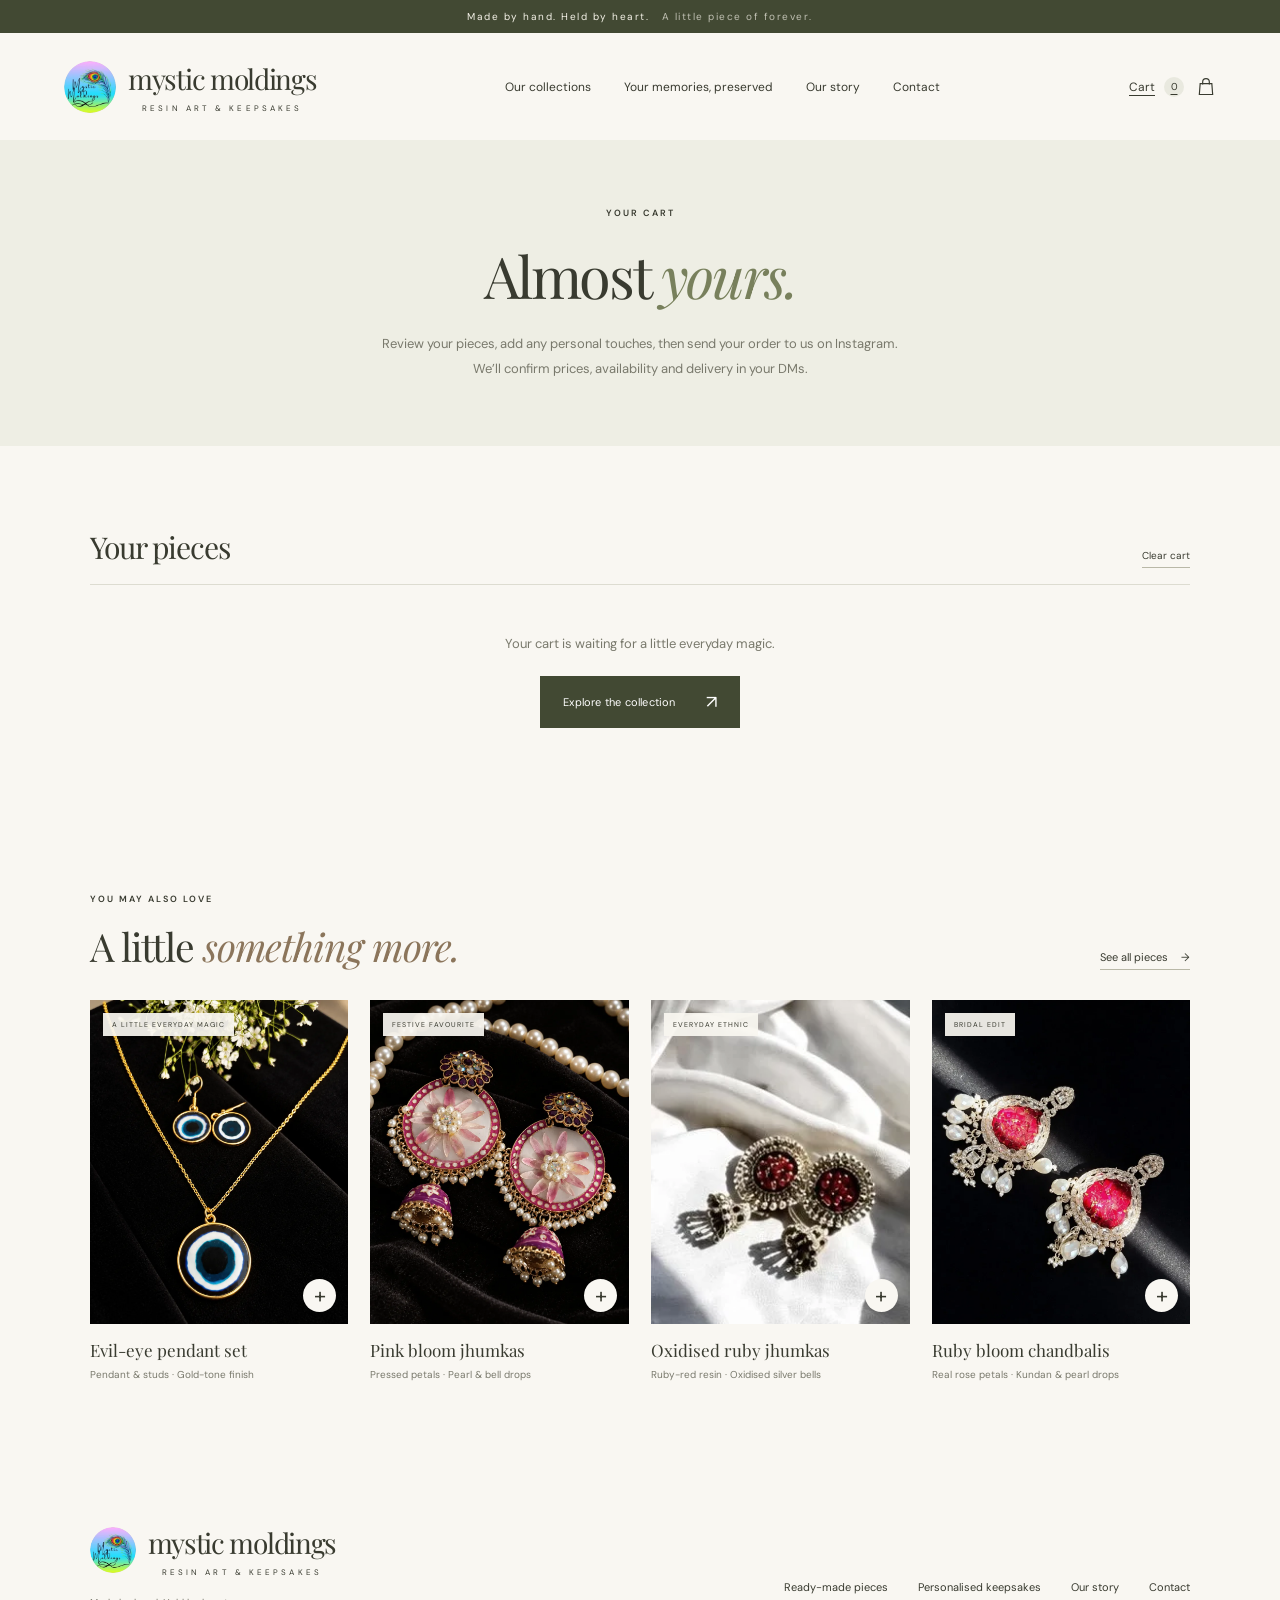
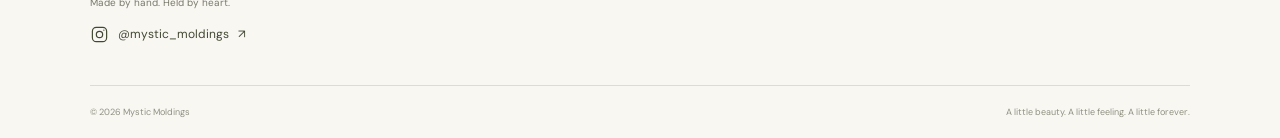
<file: cart.html>
<!DOCTYPE html>
<html lang="en">
<head><meta charset="UTF-8"><meta name="viewport" content="width=device-width,initial-scale=1"><meta name="theme-color" content="#f5f1e9"><title>Your cart — Mystic Moldings</title><link rel="preconnect" href="https://fonts.googleapis.com"><link rel="preconnect" href="https://fonts.gstatic.com" crossorigin><link href="https://fonts.googleapis.com/css2?family=DM+Sans:wght@400;500;600;700&family=Manrope:wght@400;500;600&family=Playfair+Display:ital,wght@0,400;0,500;0,600;1,400;1,500&display=swap" rel="stylesheet"><meta name="description" content="Mystic Moldings: handcrafted resin art and flower preservation. Demi-fine jewellery, custom décor and personalised gifts for loved ones. DM @mystic_moldings on Instagram to order."><link rel="icon" type="image/png" sizes="64x64" href="images/favicon-64.png"><link rel="apple-touch-icon" href="images/logo-192.png"><link rel="stylesheet" href="styles.css?v=202609291108"></head>
<body>

<div class="announcement">Made by hand. Held by heart. <span>A little piece of forever.</span></div>
<header class="header"><a class="wordmark" href="index.html" aria-label="Mystic Moldings home"><img class="brand-logo" src="images/logo-header.webp" width="160" height="160" alt="">mystic moldings<span>RESIN ART & KEEPSAKES</span></a><nav aria-label="Main navigation"><a href="index.html#collections">Our collections</a><a href="index.html#keepsakes">Your memories, preserved</a><a href="index.html#about">Our story</a><a href="contact.html">Contact</a></nav><a class="bag-button" id="open-bag" href="cart.html" aria-current="page" aria-label="Open your cart">Cart <span id="bag-count">0</span><svg viewBox="0 0 24 24" fill="none" stroke="currentColor" stroke-width="1.4"><path d="M5 8h14l1 13H4L5 8Z"/><path d="M8 9V6a4 4 0 0 1 8 0v3"/></svg></a></header>
<main id="main-content">
<section class="contact-intro section cart-intro">
  <p class="eyebrow">YOUR CART</p>
  <h1>Almost <em>yours.</em></h1>
  <p>Review your pieces, add any personal touches, then send your order to us on Instagram.<br>We’ll confirm prices, availability and delivery in your DMs.</p>
</section>
<section class="section cart-layout" aria-label="Your cart">
  <div class="cart-items-panel">
    <div class="cart-items-head"><h2>Your pieces <em id="cart-count"></em></h2><button class="text-link cart-clear" id="cart-clear" type="button" hidden>Clear cart</button></div>
    <div id="cart-items"></div>
  </div>
  <aside class="cart-summary" id="cart-summary" aria-labelledby="summary-title" hidden>
    <h2 id="summary-title">Order <em>summary</em></h2>
    <dl class="summary-lines"><div><dt>Pieces</dt><dd id="summary-pieces">0</dd></div><div><dt>Prices</dt><dd>Confirmed in your DM</dd></div><div><dt>Delivery</dt><dd>Shared on confirmation</dd></div></dl>
    <form id="cart-form" novalidate>
      <p class="eyebrow">YOUR DETAILS</p>
      <label>Full name <span>(required)</span><input name="name" required maxlength="80" autocomplete="name" placeholder="Your name"></label>
      <div class="contact-form-row">
        <label>Phone / WhatsApp <span>(required)</span><input name="phone" type="tel" required maxlength="20" autocomplete="tel" inputmode="tel" placeholder="+91"></label>
        <label>City &amp; PIN code <span>(required)</span><input name="city" required maxlength="80" autocomplete="address-level2" placeholder="e.g. Pune 411001"></label>
      </div>
      <label>Need it by? <span>(optional)</span><input name="date" type="date"></label>
      <label class="cart-check"><input type="checkbox" name="gift"> This is a gift — please pack it beautifully</label>
      <label>Anything else? <span>(optional)</span><textarea name="note" rows="3" maxlength="1000" placeholder="Occasion, colours, a message for the gift card…"></textarea></label>
      <div class="upi-box" aria-labelledby="upi-title">
        <div class="upi-head"><span class="upi-badge" aria-hidden="true">UPI</span><div><h3 id="upi-title">Pay easily with UPI</h3><p>GPay, PhonePe, Paytm or any UPI app</p></div></div>
        <ol class="upi-steps">
          <li>Place your order on Instagram below.</li>
          <li>We confirm your pieces, price and delivery in the DM.</li>
          <li id="upi-pay-step">We send you our UPI details there. Pay and share the screenshot, and we start making your piece.</li>
        </ol>
        <div class="upi-pay" id="upi-pay" hidden>
          <p class="upi-id">UPI ID: <strong id="upi-masked"></strong></p>
          <div class="upi-actions"><a class="button dark" id="upi-open" href="#">Pay with UPI app <span aria-hidden="true">↗</span></a><button class="text-link" id="upi-copy" type="button">Copy UPI ID</button></div>
          <p class="dialog-note">Only pay after we’ve confirmed your order amount in Instagram.</p>
        </div>
      </div>
      <p id="cart-error" class="cart-error" role="alert"></p>
      <button class="button dark full" type="submit">Place order on Instagram <span aria-hidden="true">↗</span></button>
      <button class="text-link cart-download" id="cart-download" type="button">Download order summary <span aria-hidden="true">↓</span></button>
      <p class="dialog-note cart-returns"><strong>Returns:</strong> please record an unboxing video when your parcel arrives. We need it for any return or replacement.</p><p class="dialog-note">When you place your order we copy it for you and open our Instagram DMs. Paste it in and send, and we’ll reply to confirm. Nothing is charged on this website.</p>
      <p id="cart-status" role="status" aria-live="polite"></p>
    </form>
  </aside>
</section>
<section class="section cart-suggest" id="cart-suggest" aria-labelledby="suggest-title" hidden>
  <div class="section-top"><div><p class="eyebrow">YOU MAY ALSO LOVE</p><h2 id="suggest-title">A little <em>something more.</em></h2></div><a class="text-link" href="index.html#shop">See all pieces <span aria-hidden="true">→</span></a></div>
  <div class="product-grid" id="cart-suggestions"></div>
</section>
</main><footer><div><a class="wordmark" href="index.html"><img class="brand-logo" src="images/logo-header.webp" width="160" height="160" alt="">mystic moldings<span>RESIN ART & KEEPSAKES</span></a><p>Made by hand. Held by heart.</p><a class="instagram-link" href="https://www.instagram.com/mystic_moldings/" target="_blank" rel="noopener noreferrer" aria-label="Mystic Moldings on Instagram (opens in a new tab)"><svg viewBox="0 0 24 24" fill="none" stroke="currentColor" stroke-width="1.5" aria-hidden="true"><rect x="3" y="3" width="18" height="18" rx="5"/><circle cx="12" cy="12" r="4"/><circle cx="17.5" cy="6.5" r=".8" fill="currentColor" stroke="none"/></svg><span>@mystic_moldings</span><span aria-hidden="true">↗</span></a></div><div class="footer-links"><a href="index.html#shop">Ready-made pieces</a><a href="index.html#keepsakes">Personalised keepsakes</a><a href="index.html#about">Our story</a><a href="contact.html">Contact</a></div><div class="footer-bottom"><span>© <span id="year"></span> Mystic Moldings</span><span>A little beauty. A little feeling. A little forever.</span></div></footer>
<div class="toast" id="toast" role="status"></div>
<script src="script.js?v=202609291108"></script><script src="cart.js?v=202609291108"></script>
</body>
</html>
</file>
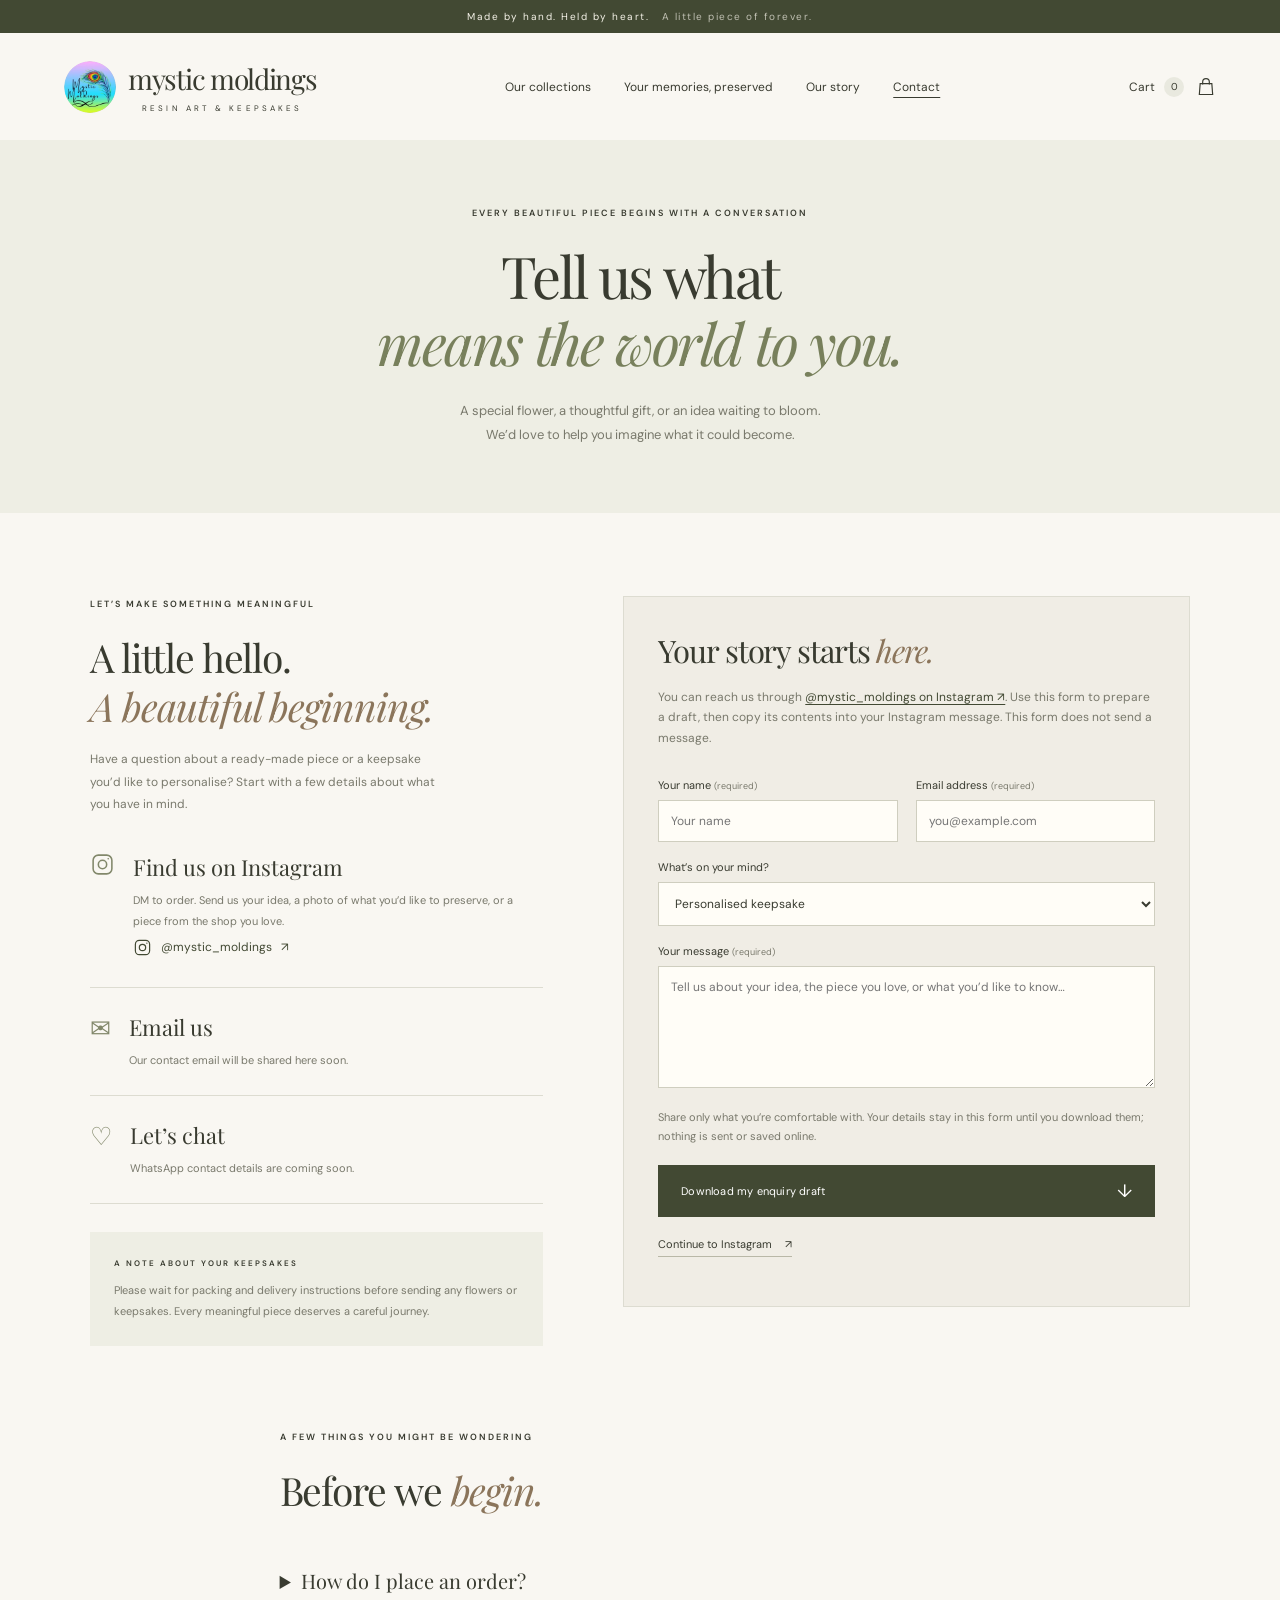
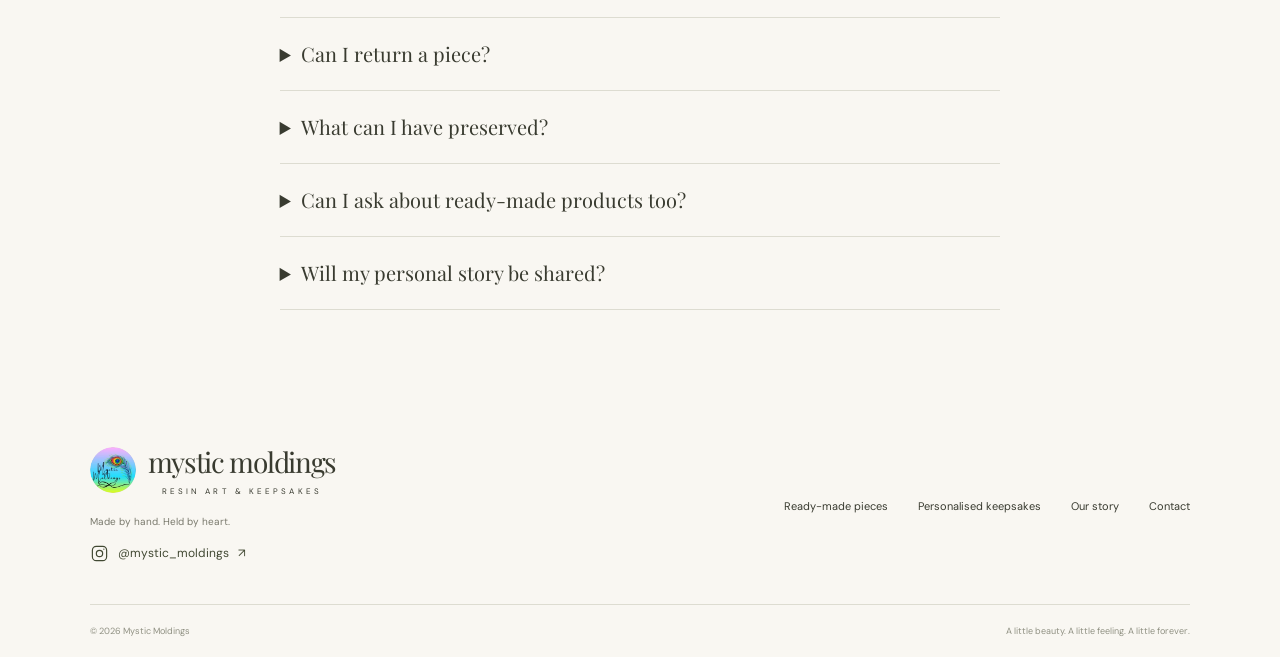
<file: contact.html>
<!DOCTYPE html>
<html lang="en">
<head><meta charset="UTF-8"><meta name="viewport" content="width=device-width,initial-scale=1"><meta name="theme-color" content="#f5f1e9"><title>Contact — Mystic Moldings</title><link rel="preconnect" href="https://fonts.googleapis.com"><link rel="preconnect" href="https://fonts.gstatic.com" crossorigin><link href="https://fonts.googleapis.com/css2?family=DM+Sans:wght@400;500;600;700&family=Manrope:wght@400;500;600&family=Playfair+Display:ital,wght@0,400;0,500;0,600;1,400;1,500&display=swap" rel="stylesheet"><meta name="description" content="Mystic Moldings: handcrafted resin art and flower preservation. Demi-fine jewellery, custom décor and personalised gifts for loved ones. DM @mystic_moldings on Instagram to order."><link rel="icon" type="image/png" sizes="64x64" href="images/favicon-64.png"><link rel="apple-touch-icon" href="images/logo-192.png"><link rel="stylesheet" href="styles.css?v=202609291108"></head>
<body>

<div class="announcement">Made by hand. Held by heart. <span>A little piece of forever.</span></div>
<header class="header"><a class="wordmark" href="index.html" aria-label="Mystic Moldings home"><img class="brand-logo" src="images/logo-header.webp" width="160" height="160" alt="">mystic moldings<span>RESIN ART & KEEPSAKES</span></a><nav aria-label="Main navigation"><a href="index.html#collections">Our collections</a><a href="index.html#keepsakes">Your memories, preserved</a><a href="index.html#about">Our story</a><a href="contact.html" aria-current="page">Contact</a></nav><a class="bag-button" id="open-bag" href="cart.html" aria-label="Open your cart">Cart <span id="bag-count">0</span><svg viewBox="0 0 24 24" fill="none" stroke="currentColor" stroke-width="1.4"><path d="M5 8h14l1 13H4L5 8Z"/><path d="M8 9V6a4 4 0 0 1 8 0v3"/></svg></a></header>
<main id="main-content">
<section class="contact-intro section">
  <p class="eyebrow">EVERY BEAUTIFUL PIECE BEGINS WITH A CONVERSATION</p>
  <h1>Tell us what<br><em>means the world to you.</em></h1>
  <p>A special flower, a thoughtful gift, or an idea waiting to bloom.<br>We’d love to help you imagine what it could become.</p>
</section>
<section class="contact-layout section" aria-label="Contact and enquiry details">
  <div class="contact-details">
    <p class="eyebrow">LET’S MAKE SOMETHING MEANINGFUL</p>
    <h2>A little hello.<br><em>A beautiful beginning.</em></h2>
    <p>Have a question about a ready-made piece or a keepsake you’d like to personalise? Start with a few details about what you have in mind.</p>
    <div class="contact-channel instagram-contact"><span aria-hidden="true"><svg viewBox="0 0 24 24" fill="none" stroke="currentColor" stroke-width="1.5" aria-hidden="true"><rect x="3" y="3" width="18" height="18" rx="5"/><circle cx="12" cy="12" r="4"/><circle cx="17.5" cy="6.5" r=".8" fill="currentColor" stroke="none"/></svg></span><div><h3>Find us on Instagram</h3><p>DM to order. Send us your idea, a photo of what you’d like to preserve, or a piece from the shop you love.</p><a class="instagram-link" href="https://www.instagram.com/mystic_moldings/" target="_blank" rel="noopener noreferrer" aria-label="Mystic Moldings on Instagram (opens in a new tab)"><svg viewBox="0 0 24 24" fill="none" stroke="currentColor" stroke-width="1.5" aria-hidden="true"><rect x="3" y="3" width="18" height="18" rx="5"/><circle cx="12" cy="12" r="4"/><circle cx="17.5" cy="6.5" r=".8" fill="currentColor" stroke="none"/></svg><span>@mystic_moldings</span><span aria-hidden="true">↗</span></a></div></div>
    <div class="contact-channel"><span aria-hidden="true">✉</span><div><h3>Email us</h3><p>Our contact email will be shared here soon.</p></div></div>
    <div class="contact-channel"><span aria-hidden="true">♡</span><div><h3>Let’s chat</h3><p>WhatsApp contact details are coming soon.</p></div></div>
    <div class="contact-tip"><p class="eyebrow">A NOTE ABOUT YOUR KEEPSAKES</p><p>Please wait for packing and delivery instructions before sending any flowers or keepsakes. Every meaningful piece deserves a careful journey.</p></div>
  </div>
  <div class="contact-form-panel">
    <h2>Your story starts <em>here.</em></h2>
    <p class="form-intro" id="contact-form-note">You can reach us through <a href="https://www.instagram.com/mystic_moldings/" target="_blank" rel="noopener noreferrer">@mystic_moldings on Instagram ↗</a>. Use this form to prepare a draft, then copy its contents into your Instagram message. This form does not send a message.</p>
    <form id="contact-form" aria-describedby="contact-form-note">
      <div class="contact-form-row">
        <label>Your name <span>(required)</span><input name="name" required maxlength="80" autocomplete="name" placeholder="Your name"></label>
        <label>Email address <span>(required)</span><input name="email" type="email" required maxlength="254" autocomplete="email" placeholder="you@example.com"></label>
      </div>
      <label>What’s on your mind?<select name="topic"><option>Personalised keepsake</option><option>Ready-made product</option><option>Wedding flowers / varmala</option><option>Pet keepsake</option><option>Gifting or bulk enquiry</option><option>Something else</option></select></label>
      <label>Your message <span>(required)</span><textarea name="message" required rows="6" maxlength="3000" placeholder="Tell us about your idea, the piece you love, or what you’d like to know…"></textarea></label>
      <p class="dialog-note">Share only what you’re comfortable with. Your details stay in this form until you download them; nothing is sent or saved online.</p>
      <button class="button dark full" type="submit">Download my enquiry draft <span aria-hidden="true">↓</span></button>
      <a class="text-link contact-instagram-action" href="https://www.instagram.com/mystic_moldings/" target="_blank" rel="noopener noreferrer">Continue to Instagram <span aria-hidden="true">↗</span></a>
      <p id="contact-status" role="status" aria-live="polite"></p>
    </form>
  </div>
</section>
<section class="contact-faq section" aria-labelledby="faq-title">
  <p class="eyebrow">A FEW THINGS YOU MIGHT BE WONDERING</p>
  <h2 id="faq-title">Before we <em>begin.</em></h2>
  <details><summary>How do I place an order?</summary><p>Add pieces to your cart and press “Place order on Instagram”, or simply DM us a picture of the piece you love on Instagram. We’ll confirm the price, availability and delivery in the chat.</p></details><details><summary>Can I return a piece?</summary><p>If you’d like to request a return or replacement, please record an unboxing video when you open your parcel. We need it to look into any issue. Personalised pieces are made just for you, so they can only be replaced if they arrive damaged or not as agreed.</p></details><details><summary>What can I have preserved?</summary><p>Roses, wedding varmalas, bouquet flowers, and small keepsakes such as pet hair are starting points for a personalised piece. Suitability depends on the material and its condition, so discuss your idea with us before sending anything.</p></details>
  <details><summary>Can I ask about ready-made products too?</summary><p>Of course. Choose “Ready-made product” in your enquiry and include the name of the jewellery, keychain, hair clip, keepsake, or other piece you’re interested in.</p></details>
  <details><summary>Will my personal story be shared?</summary><p>Your story is yours to tell. We’ll ask your permission before featuring a keepsake story, and leave out personal details.</p></details>
</section>
</main><footer><div><a class="wordmark" href="index.html"><img class="brand-logo" src="images/logo-header.webp" width="160" height="160" alt="">mystic moldings<span>RESIN ART & KEEPSAKES</span></a><p>Made by hand. Held by heart.</p><a class="instagram-link" href="https://www.instagram.com/mystic_moldings/" target="_blank" rel="noopener noreferrer" aria-label="Mystic Moldings on Instagram (opens in a new tab)"><svg viewBox="0 0 24 24" fill="none" stroke="currentColor" stroke-width="1.5" aria-hidden="true"><rect x="3" y="3" width="18" height="18" rx="5"/><circle cx="12" cy="12" r="4"/><circle cx="17.5" cy="6.5" r=".8" fill="currentColor" stroke="none"/></svg><span>@mystic_moldings</span><span aria-hidden="true">↗</span></a></div><div class="footer-links"><a href="index.html#shop">Ready-made pieces</a><a href="index.html#keepsakes">Personalised keepsakes</a><a href="index.html#about">Our story</a><a href="contact.html">Contact</a></div><div class="footer-bottom"><span>© <span id="year"></span> Mystic Moldings</span><span>A little beauty. A little feeling. A little forever.</span></div></footer>

<div class="toast" id="toast" role="status"></div>
<script src="script.js?v=202609291108"></script><script src="contact.js?v=202609291108"></script>
</body></html>
</file>
<file: styles.css>
:root{--paper:#f9f7f2;--ink:#393b30;--muted:#79796c;--line:#dddcd1;--olive:#424933;--serif:'Playfair Display',Georgia,serif}*{box-sizing:border-box}html{scroll-behavior:smooth;scroll-padding-top:30px}body{margin:0;background:var(--paper);color:var(--ink);font-family:'DM Sans',sans-serif;font-size:14px}button,input,select,textarea{font:inherit}button,a{-webkit-tap-highlight-color:transparent}button{cursor:pointer}a{color:inherit;text-decoration:none}button{color:inherit}button:focus-visible,a:focus-visible{outline:2px solid #a77751;outline-offset:5px}.announcement{background:var(--olive);color:#f6f3e9;text-align:center;padding:10px 20px;font-size:10px;letter-spacing:1.5px}.announcement span{margin-left:8px;opacity:.7}.header{max-width:1500px;margin:auto;padding:27px 5%;display:flex;align-items:center;justify-content:space-between;gap:24px}.wordmark{font-family:var(--serif);font-size:28px;letter-spacing:-1.3px;display:inline-block;white-space:nowrap}.wordmark>span{font-family:'DM Sans',sans-serif;display:block;text-align:center;font-size:8px;letter-spacing:3.1px;margin-top:6px}.header nav{display:flex;gap:33px;font-size:12px}.header nav a:hover,.footer-links a:hover{color:#9c6b4d}.bag-button{border:0;background:none;display:flex;gap:9px;align-items:center;font-size:12px}.bag-button svg{width:20px;margin-left:3px}.bag-button>span{background:#e9e9df;border-radius:50%;height:20px;width:20px;display:grid;place-items:center;font-size:10px}.hero{max-width:1500px;margin:auto;display:grid;grid-template-columns:1fr 1fr;min-height:620px}.hero-copy{padding:77px 10% 48px}.eyebrow{font-size:9px;font-weight:600;letter-spacing:2px;line-height:1.8;margin:0 0 21px}.hero .eyebrow{display:flex;align-items:center;gap:9px}.eyebrow>span{height:5px;width:5px;background:#8b906c;border-radius:50%}h1,h2,h3,p{margin-top:0}h1,h2,h3{font-family:var(--serif);font-weight:400}h1{font-size:clamp(44px,4.65vw,70px);line-height:1.16;letter-spacing:-2.4px;margin-bottom:25px}em{font-weight:400;color:#8b755b}h1 em{color:#78805c}.hero-description{max-width:345px;font-size:13px;line-height:1.9;color:#737365;margin-bottom:30px}.button{display:inline-flex;align-items:center;justify-content:space-between;gap:30px;border:0;padding:17px 23px;font-size:11px;letter-spacing:.2px;transition:background .2s,transform .2s}.button:hover{transform:translateY(-2px)}.dark{background:var(--olive);color:white}.dark:hover{background:#596145}.button>span{font-size:18px;line-height:1}.text-link{display:flex;align-items:center;width:max-content;gap:13px;font-size:11px;background:none;padding:0 0 5px;border:0;border-bottom:1px solid #b9b8a7}.hero .text-link{margin-top:22px}.hero-footnote{display:flex;align-items:center;gap:12px;margin-top:39px}.hero-footnote svg{width:28px;color:#999f83}.hero-footnote p{font-size:9px;line-height:1.8;margin:0;color:#8a8a7e}.hero-footnote strong{font-weight:400;color:#565b48}.hero-image{position:relative;overflow:hidden;margin:10px 20px 20px 0;border-radius:120px 0 0 0;min-height:590px;background:#ccc3ae}.hero-image>img{width:100%;height:100%;position:absolute;object-fit:cover;object-position:center 57%;filter:brightness(.93) saturate(.9)}.image-shade{position:absolute;inset:0;background:linear-gradient(transparent 45%,#23291e85)}.round-seal{position:absolute;top:30px;right:28px;border-radius:50%;width:101px;height:101px;border:1px solid #f4f3dc99;display:flex;flex-direction:column;justify-content:center;align-items:center;color:#fffbe8;font-size:6px;letter-spacing:1.2px;transform:rotate(12deg);gap:3px}.round-seal span{font-size:38px;line-height:1.2}.image-caption{position:absolute;bottom:50px;left:43px;color:#fff9ec}.image-caption>span{font-family:var(--serif);font-style:italic;font-size:29px}.image-caption p{font-size:9px;letter-spacing:.6px;margin:12px 0 0;opacity:.8}.photo-label{position:absolute;right:21px;bottom:42px;writing-mode:vertical-rl;color:#fff9ec;font-size:7px;letter-spacing:2px}.values-strip{display:flex;justify-content:space-around;gap:20px;padding:23px 5%;border-block:1px solid var(--line);background:#efefe5}.values-strip>span{display:flex;align-items:center;gap:12px;color:#747b5f;font-size:21px}.values-strip>span>span{color:#616651;font-size:10px;letter-spacing:.4px}.section{padding:83px 7%;max-width:1440px;margin:auto}.section-intro{text-align:center;margin-bottom:38px}.section-intro .eyebrow{margin-bottom:15px}h2{font-size:39px;line-height:1.25;letter-spacing:-1.1px;margin-bottom:17px}.section-intro>p:last-child,.section-top>p{font-size:12px;color:var(--muted);line-height:1.9;margin:0}.collection-grid{display:grid;grid-template-columns:1fr 1fr;gap:24px}.collection-card{height:420px;position:relative;overflow:hidden}.collection-card>img{width:100%;height:100%;object-fit:cover;transition:transform .6s;filter:brightness(.86) saturate(.85)}.collection-card:hover>img{transform:scale(1.035)}.collection-overlay{position:absolute;inset:0;background:linear-gradient(transparent,#24271bd6);display:flex;flex-direction:column;justify-content:flex-end;padding:35px;color:#fff9ef}.tiny-label{font-size:8px;letter-spacing:2px;margin-bottom:15px}.collection-overlay h3{font-size:32px;margin-bottom:13px;letter-spacing:-.7px}.collection-overlay p{font-size:11px;line-height:1.9;color:#ece9de}.collection-link{display:flex;justify-content:space-between;align-items:center;border-top:1px solid #ddd9c94f;margin-top:10px;padding-top:18px;font-size:11px}.collection-link b{font-size:21px;font-weight:400}.shop{padding-top:20px}.section-top{display:flex;justify-content:space-between;align-items:flex-end;gap:30px;margin-bottom:26px}.section-top .eyebrow{margin-bottom:14px}.section-top h2{margin:0}.small-note{font-size:10px;color:var(--muted);padding-bottom:7px}.filters{display:flex;gap:8px;margin:29px 0 15px;flex-wrap:wrap}.filters button{border:1px solid var(--line);border-radius:20px;background:transparent;padding:9px 18px;font-size:10px}.filters .active{background:var(--olive);border-color:var(--olive);color:white}.preview-note{font-size:10px;color:var(--muted);margin-bottom:22px}.product-grid{display:grid;grid-template-columns:repeat(4,1fr);gap:22px}.product-image{aspect-ratio:4/5;position:relative;background:#e7e3db;overflow:hidden}.product-image img{height:100%;width:100%;object-fit:cover;filter:saturate(.9);transition:transform .4s}.product-card:hover img{transform:scale(1.04)}.product-tag{position:absolute;left:13px;top:13px;font-size:7px;letter-spacing:1px;background:#f9f7f0ed;padding:7px 9px}.add-bag{position:absolute;right:12px;bottom:12px;border:0;background:var(--paper);border-radius:50%;width:33px;height:33px;font-size:22px;transition:background .2s}.add-bag:hover{background:#dfe3cf}.product-meta{display:flex;justify-content:space-between;gap:6px;align-items:center;margin-top:15px}.product-meta h3{font-size:17px;margin:0}.product-meta span{font-size:11px;white-space:nowrap}.product-card>p{font-size:10px;color:var(--muted);margin-top:7px}.keepsakes{background:#eeeee4;max-width:none;padding-inline:max(7%,calc((100% - 1240px)/2))}.story-grid{display:grid;grid-template-columns:repeat(3,1fr);gap:27px;margin-top:35px}.story-image{height:290px;position:relative;overflow:hidden}.story-image img{width:100%;height:100%;object-fit:cover;filter:saturate(.85)}.story-image span{position:absolute;bottom:15px;left:15px;background:#f9f7f2ed;padding:8px 12px;font-size:7px;letter-spacing:1.3px}.story-card h3{font-size:25px;margin:22px 0 12px}.story-card>p{font-size:11px;line-height:1.9;color:#717665;max-width:330px}.story-link{border:0;border-bottom:1px solid #b9beaa;background:none;font-size:10px;padding:8px 0;display:flex;gap:20px;align-items:center}.story-link span{font-size:16px}.story-disclaimer{font-size:9px;color:#878b7b;margin:29px 0 0}.process{display:grid;grid-template-columns:1.1fr 1fr;gap:100px;padding-block:90px}.process-intro>p:not(.eyebrow){font-size:12px;line-height:1.9;color:var(--muted);max-width:380px;margin-bottom:27px}.steps>div{display:flex;gap:24px;padding:23px 0;border-bottom:1px solid var(--line)}.steps>div:first-child{padding-top:10px}.steps>div>span{font-family:var(--serif);font-style:italic;font-size:24px;color:#a2a68f}.steps h3{font-size:23px;margin-bottom:9px}.steps p{font-size:11px;color:var(--muted);line-height:1.9;margin-bottom:0}.closing{text-align:center;background:#e9e5db;padding:52px 20px 58px}.closing>span{font-size:32px;color:#939878}.closing>p{font-family:var(--serif);font-size:33px;line-height:1.4;margin:15px 0 23px}.closing .text-link{margin:auto}footer{padding:50px 7% 20px;display:flex;justify-content:space-between;flex-wrap:wrap;gap:35px}footer>div>p{font-size:10px;color:var(--muted);margin-top:17px}.footer-links{display:flex;gap:30px;align-items:center;font-size:11px}.footer-bottom{width:100%;border-top:1px solid var(--line);padding-top:20px;display:flex;justify-content:space-between;color:#909183;font-size:9px}dialog{border:1px solid var(--line);background:var(--paper);color:var(--ink);padding:30px;width:min(520px,calc(100% - 30px));max-height:90dvh}dialog::backdrop{background:#21281980;backdrop-filter:blur(4px)}.dialog-heading{display:flex;justify-content:space-between;align-items:center;gap:20px}.dialog-heading h2{font-size:30px}.close{border:0;background:none;font-size:28px;padding:0 5px;align-self:flex-start}.dialog-note{font-size:11px;color:var(--muted);line-height:1.7;margin:20px 0}.full{width:100%}.form-intro{font-size:12px;color:var(--muted);line-height:1.7}form label{display:block;margin-top:18px;font-size:11px}input,select,textarea{display:block;width:100%;margin-top:8px;padding:12px;border:1px solid #cfcebf;border-radius:0;background:#fffdf7;color:var(--ink);font-size:12px}textarea{resize:vertical}.toast{position:fixed;bottom:25px;left:50%;transform:translate(-50%,20px);background:var(--olive);color:white;padding:14px 24px;font-size:12px;opacity:0;pointer-events:none;transition:.3s;z-index:5}.toast.visible{opacity:1;transform:translate(-50%,0)}.bag-item{display:flex;align-items:center;gap:15px;padding:17px 0;border-bottom:1px solid var(--line)}.bag-item img{width:62px;height:75px;object-fit:cover}.bag-item-info{flex:1}.bag-item h3{font-size:19px;margin-bottom:7px}.bag-item p{font-size:11px;margin:0}.remove-item{background:none;border:0;font-size:10px;text-decoration:underline}#bag-total{margin-top:20px;display:flex;justify-content:space-between}#form-status{font-size:11px;line-height:1.6} .empty-bag{padding:30px 0;color:var(--muted);line-height:1.8}
@media(min-width:1500px){.hero-copy{padding-left:75px}.hero-image{margin-right:0}}@media(max-width:1000px){.header nav{gap:18px}.hero-copy{padding:60px 8% 35px}h1{font-size:49px}.hero-image{min-height:560px}.hero{min-height:0}.image-caption{left:25px}.image-caption>span{font-size:25px}.section{padding:65px 5%}.shop{padding-top:15px}.collection-card{height:380px}.collection-overlay{padding:25px}.collection-overlay h3{font-size:27px}.product-grid{gap:15px}.product-meta{align-items:flex-start;flex-direction:column}.story-image{height:240px}.process{gap:45px}h2{font-size:34px}}@media(max-width:700px){.announcement{font-size:8px;padding:9px}.announcement span{margin-left:3px}.header{padding:21px 6%;flex-wrap:wrap;gap:21px}.wordmark{font-size:25px}.header nav{order:3;width:100%;justify-content:space-between;gap:10px;font-size:10px}.hero{grid-template-columns:1fr}.hero-copy{padding:42px 7% 35px}.hero .eyebrow{font-size:8px}h1{font-size:clamp(43px,9.7vw,64px)}.hero-description{max-width:400px;font-size:12px}.hero-footnote{margin-top:25px}.hero-image{min-height:420px;margin:0 5% 24px;border-radius:85px 0 0 0}.image-caption{bottom:30px;left:26px}.round-seal{width:82px;height:82px;font-size:5px;right:22px;top:22px}.values-strip{display:grid;grid-template-columns:1fr 1fr;gap:15px;padding:19px 6%}.values-strip>span{gap:8px;font-size:19px}.values-strip>span>span{font-size:8px;letter-spacing:0}.section{padding:52px 6%}h2{font-size:32px}.section-intro{margin-bottom:28px}.collection-grid{grid-template-columns:1fr;gap:18px}.collection-card{height:370px}.collection-overlay{padding:27px}.collection-overlay h3{font-size:30px}.section-top{display:block}.section-top>p{margin-top:18px}.small-note{display:block;margin-top:15px}.shop{padding-top:8px}.product-grid{grid-template-columns:repeat(2,1fr);gap:23px 15px}.product-meta h3{font-size:18px}.filters{gap:6px}.filters button{padding:8px 12px;font-size:9px}.preview-note{line-height:1.7}.story-grid{grid-template-columns:1fr;gap:35px}.story-image{height:330px}.story-card>p{max-width:none}.story-card h3{margin-top:18px}.story-disclaimer{line-height:1.7}.process{grid-template-columns:1fr;gap:30px}.closing>p{font-size:27px}.footer-links{flex-direction:column;align-items:flex-start;gap:14px}.footer-bottom{font-size:8px;gap:20px;line-height:1.7}footer{padding:37px 6% 20px}.photo-label{font-size:6px}.toast{max-width:90%;width:max-content;text-align:center}.dialog-heading h2{font-size:27px}}@media(prefers-reduced-motion:reduce){html{scroll-behavior:auto}*,*::before,*::after{transition:none!important}}
/* Contact page */
[aria-current="page"]{text-decoration:underline;text-underline-offset:6px}
.contact-intro{text-align:center;background:#eeeee4;max-width:none;padding-block:65px}
.contact-intro h1{font-size:clamp(39px,4.5vw,64px);margin-bottom:23px}
.contact-intro>p:last-child{color:var(--muted);font-size:13px;line-height:1.9;margin:0}
.contact-layout{display:grid;grid-template-columns:1fr 1.25fr;gap:80px;align-items:start}
.contact-details>p:not(.eyebrow){font-size:12px;line-height:1.9;color:var(--muted);max-width:360px}
.contact-channel{display:flex;gap:18px;border-bottom:1px solid var(--line);padding:24px 0}
.contact-channel>span{font-size:25px;color:#82886b}
.contact-channel h3{font-size:22px;margin-bottom:8px}
.contact-channel p,.contact-tip>p:last-child{font-size:11px;line-height:1.9;color:var(--muted);margin:0}
.contact-tip{background:#eeeee4;padding:24px;margin-top:28px}
.contact-tip .eyebrow{margin-bottom:10px;font-size:8px}
.contact-form-panel{background:#f0ede5;border:1px solid var(--line);padding:34px}
.contact-form-panel h2{font-size:31px}
.contact-form-row{display:grid;grid-template-columns:1fr 1fr;gap:18px}
.contact-form-panel label>span{color:var(--muted);font-size:9px}
#contact-status{font-size:11px;line-height:1.8;margin:15px 0 0;color:var(--olive)}
.contact-faq{max-width:900px;padding-top:0}
.contact-faq h2{margin-bottom:30px}
.contact-faq details{border-bottom:1px solid var(--line);padding:21px 0}
.contact-faq summary{cursor:pointer;font-family:var(--serif);font-size:20px;line-height:1.5}
.contact-faq details p{font-size:12px;line-height:1.9;color:var(--muted);margin:15px 0 0}
@media(max-width:1000px){.contact-layout{gap:35px}.contact-form-row{grid-template-columns:1fr;gap:0}.contact-form-panel{padding:26px}.header nav{gap:17px}}
@media(max-width:700px){.contact-intro{padding:43px 6%}.contact-intro .eyebrow{font-size:8px}.contact-layout{grid-template-columns:1fr;gap:35px}.contact-form-panel{padding:23px}.contact-form-panel h2{font-size:29px}.contact-faq{padding-top:0}.header nav{flex-wrap:wrap;gap:15px}.contact-faq summary{font-size:18px}}
/* Instagram profile and contact links */
.instagram-link{display:inline-flex;align-items:center;gap:9px;font-size:12px;line-height:1.6;color:var(--olive);padding-block:6px}
.instagram-link svg{width:19px;height:19px;flex-shrink:0}
.instagram-link:hover span:first-of-type{text-decoration:underline;text-underline-offset:4px}
.instagram-section{display:grid;grid-template-columns:1.3fr 1fr;align-items:center;gap:45px}
.instagram-section>div>p:last-child{font-size:12px;line-height:1.9;color:var(--muted);max-width:440px;margin-bottom:0}
.instagram-invite{text-align:center;background:#eeeee4;padding:40px 24px;border:1px solid var(--line)}
.instagram-invite>svg{width:38px;height:38px;color:#858c6a;margin-bottom:17px}
.instagram-invite>p{font-family:var(--serif);font-size:21px;margin-bottom:16px}
.instagram-contact>span>svg{width:25px;height:25px}
.contact-instagram-action{margin-top:20px}
.form-intro a,.dialog-note a{text-decoration:underline;text-underline-offset:3px;color:var(--olive)}
@media(max-width:700px){.instagram-section{grid-template-columns:1fr;gap:25px}.instagram-invite{padding:30px 20px}}
.craft-films{padding-bottom:95px}.craft-films-aside{max-width:330px;padding-bottom:4px}.craft-films-aside>p{font-size:12px;color:var(--muted);line-height:1.9;margin-bottom:16px}.craft-films-row{display:grid;grid-template-columns:repeat(4,1fr);gap:22px;margin-top:40px;align-items:start}.craft-film{margin:0}.craft-film:nth-child(even){margin-top:56px}.craft-film-frame{position:relative;aspect-ratio:4/5;overflow:hidden;background:#e7e3db}.craft-film video{display:block;width:100%;height:100%;object-fit:cover;cursor:pointer;transition:transform .8s ease}.craft-film:hover video{transform:scale(1.03)}.film-toggle{position:absolute;right:12px;bottom:12px;width:33px;height:33px;border:0;border-radius:50%;background:#f9f7f2e6;display:grid;place-items:center;transition:background .2s}.film-toggle:hover{background:#dfe3cf}.film-toggle::before{content:"";width:9px;height:11px;border-inline:3px solid var(--ink);box-sizing:border-box}.craft-film.is-paused .film-toggle::before{width:0;height:0;border-style:solid;border-width:6px 0 6px 10px;border-color:transparent transparent transparent var(--ink);margin-left:3px}.craft-film figcaption{margin-top:15px}.craft-film h3{font-size:17px;margin:0}.craft-film figcaption p{font-size:10px;color:var(--muted);margin:7px 0 0}
@media(max-width:1000px){.craft-films-row{gap:14px}.craft-film:nth-child(even){margin-top:36px}}
@media(max-width:700px){.craft-films{padding-bottom:60px}.craft-films-aside{max-width:none;margin-top:18px}.craft-films-row{display:flex;gap:12px;overflow-x:auto;scroll-snap-type:x mandatory;margin:28px -6% 0;padding:0 6% 6px;scroll-padding:0 6%;scrollbar-width:none}.craft-films-row::-webkit-scrollbar{display:none}.craft-film{flex:0 0 68%;scroll-snap-align:start}.craft-film:nth-child(even){margin-top:0}}
.product-image .alt-view{position:absolute;inset:0;opacity:0;transition:opacity .45s ease,transform .4s}.product-image.has-alt{cursor:pointer}.product-image.show-alt .alt-view{opacity:1}@media(hover:hover){.product-card:hover .alt-view{opacity:1}}.view-dots{position:absolute;left:13px;bottom:13px;display:flex;gap:5px}.view-dots i{width:6px;height:6px;border-radius:50%;background:#f9f7f2;opacity:.55;transition:opacity .3s}.view-dots i:first-child,.product-image.show-alt .view-dots i:last-child{opacity:1}.product-image.show-alt .view-dots i:first-child{opacity:.55}@media(hover:hover){.product-card:hover .view-dots i:first-child{opacity:.55}.product-card:hover .view-dots i:last-child{opacity:1}}
.date-night{display:grid;grid-template-columns:minmax(0,.8fr) minmax(0,1fr);gap:80px;align-items:center;padding-block:40px 90px}.date-night-image{aspect-ratio:2/3;max-height:640px;overflow:hidden;background:#5a0d10;justify-self:end;width:100%;max-width:430px}.date-night-image img{width:100%;height:100%;object-fit:cover;display:block}.date-night-copy{max-width:430px}.date-night-copy>p:not(.eyebrow){font-size:12px;line-height:1.9;color:var(--muted);margin-bottom:30px}.date-night-actions{display:flex;flex-wrap:wrap;align-items:center;gap:26px}.studio-strip{grid-column:1/-1;margin-top:20px}.studio-strip .eyebrow{margin-bottom:16px}.studio-grid{display:grid;grid-template-columns:repeat(5,1fr);gap:12px}.studio-grid a{display:block;aspect-ratio:4/5;overflow:hidden;background:#e7e3db}.studio-grid img{width:100%;height:100%;object-fit:cover;display:block;transition:transform .6s}.studio-grid a:hover img{transform:scale(1.04)}
@media(max-width:1000px){.date-night{gap:45px}}
@media(max-width:700px){.date-night{grid-template-columns:1fr;gap:30px;padding-block:20px 60px}.date-night-image{justify-self:stretch;max-width:none}.studio-grid{display:flex;gap:10px;overflow-x:auto;scroll-snap-type:x mandatory;margin:0 -6%;padding:0 6% 6px;scroll-padding:0 6%;scrollbar-width:none}.studio-grid::-webkit-scrollbar{display:none}.studio-grid a{flex:0 0 42%;scroll-snap-align:start}.studio-strip{margin-top:5px}}
.instagram-invite .instagram-stats{font-family:"DM Sans",sans-serif;font-size:10px;letter-spacing:1.5px;text-transform:uppercase;color:var(--muted);margin:-4px 0 14px}
.festive{grid-template-columns:minmax(0,1fr) minmax(0,.9fr);padding-block:90px}.festive .date-night-image{order:2;justify-self:start;aspect-ratio:1/1;max-width:520px;background:#2d3a22}.festive .date-night-copy{justify-self:end}
@media(max-width:700px){.festive{grid-template-columns:1fr;padding-block:55px 40px}.festive .date-night-image{order:0;max-width:none}.festive .date-night-copy{justify-self:start}}
.shop-more{margin:44px auto 0;font-size:11px}.shop-more b{font-weight:400;font-size:14px}.shop-more[aria-expanded="true"] b{display:inline-block;transform:rotate(180deg)}.shop-more[hidden]{display:none}
.exhibitions{display:grid;grid-template-columns:minmax(0,.85fr) minmax(0,1.15fr);gap:80px;align-items:center}.exhibition-copy h2{margin-bottom:24px}.exhibition-copy>p:not(.eyebrow){font-size:12px;line-height:1.9;color:var(--muted);max-width:400px;margin-bottom:14px}.exhibition-copy .text-link{margin-top:14px}.exhibition-collage{display:grid;grid-template-columns:1.45fr 1fr;grid-template-rows:1fr 1fr;gap:16px}.exhibition-collage figure{margin:0;position:relative;overflow:hidden;background:#e7e3db}.exhibition-collage .ex-main{grid-row:1/3;aspect-ratio:4/5}.exhibition-collage img{position:absolute;inset:0;width:100%;height:100%;object-fit:cover;filter:saturate(.9);transition:transform .6s}.exhibition-collage figure:hover img{transform:scale(1.03)}.exhibition-collage figcaption{position:absolute;bottom:15px;left:15px;background:#f9f7f2ed;padding:8px 12px;font-size:7px;letter-spacing:1.3px}
@media(max-width:1000px){.exhibitions{gap:45px}}
@media(max-width:700px){.exhibitions{grid-template-columns:1fr;gap:30px}.exhibition-copy>p:not(.eyebrow){max-width:none}.exhibition-collage{gap:10px}}
.cart-layout{display:grid;grid-template-columns:1.35fr 1fr;gap:70px;align-items:start}.cart-layout.is-empty{grid-template-columns:1fr}
.cart-items-head{display:flex;justify-content:space-between;align-items:baseline;gap:20px;border-bottom:1px solid var(--line);padding-bottom:16px}.cart-items-head h2{font-size:30px;margin:0}.cart-items-head em{font-size:24px}.cart-clear{font-size:10px}
.cart-item{display:grid;grid-template-columns:130px 1fr;gap:24px;padding:26px 0;border-bottom:1px solid var(--line)}.cart-item>img{width:130px;aspect-ratio:4/5;object-fit:cover;background:#e7e3db}
.cart-item-cat{font-size:8px;letter-spacing:1.6px;text-transform:uppercase;color:var(--muted);margin-bottom:6px}.cart-item h3{font-size:21px;margin-bottom:6px}.cart-item-detail{font-size:11px;color:var(--muted);margin-bottom:0}
.cart-note{display:block;margin-top:14px;font-size:11px}.cart-note input{margin-top:7px}.cart-note span,#cart-form label span{color:var(--muted)}.cart-note input{padding:10px 12px}
.cart-item-actions{display:flex;justify-content:space-between;align-items:center;margin-top:16px}
.qty{display:inline-flex;align-items:center;border:1px solid #cfcebf;background:#fffdf7}.qty button{border:0;background:none;width:34px;height:34px;font-size:16px}.qty button:hover{background:#eeeee4}.qty span{min-width:28px;text-align:center;font-size:12px}
.cart-empty{padding:50px 0;text-align:center;color:var(--muted);font-size:13px}.cart-empty p{margin-bottom:24px}
.cart-summary{background:#f0ede5;border:1px solid var(--line);padding:34px;position:sticky;top:24px}.cart-summary h2{font-size:30px;margin-bottom:18px}
.summary-lines{margin:0 0 26px;border-top:1px solid var(--line)}.summary-lines div{display:flex;justify-content:space-between;gap:16px;padding:12px 0;border-bottom:1px solid var(--line);font-size:12px}.summary-lines dt{color:var(--muted)}.summary-lines dd{margin:0;text-align:right}
#cart-form .eyebrow{margin-bottom:0}#cart-form .button{margin-top:22px}
.cart-check{display:flex!important;align-items:center;gap:10px}.cart-check input{width:auto;margin:0;accent-color:var(--olive)}
.cart-error{color:#9c3b2f;font-size:11px;margin:12px 0 0}.cart-error:empty{display:none}#cart-form [aria-invalid="true"]{border-color:#b5584a}
.cart-download{margin:18px auto 0;font-size:11px}#cart-status{font-size:11px;line-height:1.7;color:var(--olive)}
.cart-suggest{padding-top:30px}.cart-suggest .product-grid{margin-top:30px}
.bag-button[aria-current="page"]{text-decoration:underline;text-underline-offset:4px}
@media(max-width:1000px){.cart-layout{grid-template-columns:1fr;gap:40px}.cart-summary{position:static}}
@media(max-width:700px){.cart-item{grid-template-columns:96px 1fr;gap:16px}.cart-item>img{width:96px}.cart-item h3{font-size:18px}.cart-summary{padding:24px}.cart-suggest .product-grid{grid-template-columns:1fr 1fr}}
.upi-box{margin-top:26px;background:#fffdf7;border:1px solid var(--line);padding:20px}.upi-head{display:flex;gap:14px;align-items:center}.upi-badge{flex:none;display:grid;place-items:center;width:46px;height:46px;border-radius:50%;background:var(--olive);color:#f6f3e9;font-size:11px;font-weight:700;letter-spacing:1px}.upi-head h3{font-size:19px;margin:0 0 3px}.upi-head p{font-size:10.5px;color:var(--muted);margin:0}.upi-steps{margin:16px 0 0;padding-left:18px;font-size:11px;line-height:1.75;color:var(--ink)}.upi-steps li+li{margin-top:4px}.upi-pay{margin-top:16px;border-top:1px solid var(--line);padding-top:16px}.upi-id{font-size:12px;margin:0 0 12px}.upi-actions{display:flex;flex-wrap:wrap;align-items:center;gap:18px}.upi-actions .button{margin:0!important}
.wordmark{position:relative;padding-left:64px}.wordmark .brand-logo{position:absolute;left:0;top:50%;transform:translateY(-50%);width:52px;height:52px;border-radius:50%}footer .wordmark{padding-left:58px}footer .wordmark .brand-logo{width:46px;height:46px}
@media(max-width:700px){.wordmark{padding-left:52px}.wordmark .brand-logo{width:42px;height:42px}}
.sold-grid{display:grid;grid-template-columns:repeat(6,1fr);gap:14px;margin-top:38px}.sold-grid figure{margin:0;position:relative}.sold-grid img{width:100%;aspect-ratio:1;object-fit:cover;display:block;filter:saturate(.85)}.sold-chip{position:absolute;top:10px;left:10px;background:#393b30e6;color:#f6f3e9;font-size:7px;letter-spacing:1.4px;text-transform:uppercase;padding:6px 9px}.sold-grid figcaption{font-size:11px;color:var(--muted);margin-top:9px}.love-note{background:#eeeee4;text-align:center;padding:70px 7%}.love-note blockquote{margin:0 auto;max-width:820px}.love-note blockquote p{font-family:var(--serif);font-style:italic;font-size:clamp(24px,2.6vw,34px);line-height:1.45;color:var(--ink);margin-bottom:18px}.love-note blockquote footer{display:block;padding:0;font-size:10px;letter-spacing:2px;text-transform:uppercase;color:#79796c}.love-foot{font-size:11px;color:var(--muted);margin:26px 0 0}.love-foot a{text-decoration:underline;text-underline-offset:3px}.visually-hidden{position:absolute;width:1px;height:1px;overflow:hidden;clip:rect(0 0 0 0);white-space:nowrap}.cart-returns{background:#fffdf7;border:1px solid var(--line);padding:12px 14px}
@media(max-width:1000px){.sold-grid{grid-template-columns:repeat(3,1fr)}}
@media(max-width:700px){.sold-grid{grid-template-columns:repeat(2,1fr);gap:10px}.love-note{padding:52px 6%}}
.craft-films-row{grid-template-columns:repeat(3,1fr)}.craft-film:nth-child(even){margin-top:0}.craft-film:nth-child(3n+2){margin-top:56px}
@media(max-width:700px){.craft-film:nth-child(3n+2){margin-top:0}}
.exhibition-films{grid-column:1/-1;margin-top:10px}
.craft-film video{cursor:zoom-in}
@media(hover:hover) and (min-width:701px){.craft-film{position:relative;z-index:1;transition:z-index 0s .35s}.craft-film:hover{z-index:5;transition:z-index 0s}.craft-film-frame{transition:transform .35s ease,box-shadow .35s ease}.craft-film:hover .craft-film-frame{transform:scale(1.28);box-shadow:0 24px 60px -18px rgba(40,38,30,.55)}.craft-films-row .craft-film:nth-child(3n+1) .craft-film-frame{transform-origin:left center}.craft-films-row .craft-film:nth-child(3n) .craft-film-frame{transform-origin:right center}}
.film-popout{position:fixed;inset:0;z-index:60;display:grid;place-items:center;padding:24px;opacity:0;transition:opacity .25s}.film-popout.open{opacity:1}
.film-popout-frame{position:relative;height:min(86vh,900px);aspect-ratio:9/14;max-width:92vw;box-shadow:0 30px 90px -20px rgba(40,38,30,.6);transform:scale(.92);transition:transform .25s ease;background:#1f1f1a}.film-popout.open .film-popout-frame{transform:none}
.film-popout-frame video{width:100%;height:100%;object-fit:cover;display:block}
.film-popout-close{position:absolute;top:10px;right:10px;width:38px;height:38px;border:0;border-radius:50%;background:#f9f7f2ee;font-size:22px;line-height:1;color:#393b30;cursor:pointer}
.exhibition-films{grid-template-columns:repeat(2,1fr);grid-column:2/3;max-width:666px;width:100%;justify-self:end}.exhibition-films .craft-film:nth-child(n){margin-top:0}.diy{display:grid;grid-template-columns:minmax(0,.9fr) minmax(0,1.1fr);gap:70px;align-items:center;background:#eeeee4;max-width:none;padding-inline:max(7%,calc((100% - 1240px)/2))}.diy-copy h2{margin-bottom:22px}.diy-copy>p:not(.eyebrow){font-size:12px;line-height:1.9;color:var(--muted);max-width:420px}.diy-points{list-style:none;padding:0;margin:20px 0 26px}.diy-points li{font-size:12px;padding:9px 0 9px 22px;border-bottom:1px solid var(--line);position:relative}.diy-points li:before{content:"✧";position:absolute;left:0;color:#8b906c}.diy-films{grid-template-columns:repeat(2,1fr)}.diy-films .craft-film:nth-child(n){margin-top:0}.diy-films .craft-film:nth-child(2){margin-top:48px}.diy-films .craft-film:nth-child(1) .craft-film-frame{transform-origin:left center}.diy-films .craft-film:nth-child(2) .craft-film-frame{transform-origin:right center}
@media(max-width:1000px){.diy{gap:40px}}
@media(max-width:700px){.diy{grid-template-columns:1fr;gap:30px}.diy-films .craft-film:nth-child(2){margin-top:0}}
@media(max-width:700px){.exhibition-films{grid-column:1/-1;max-width:none;width:auto;justify-self:stretch}}
.fit-whole{position:relative;overflow:hidden}.fit-whole::before{content:"";position:absolute;inset:-30px;background:var(--fit-bg) center/cover no-repeat;filter:blur(22px) saturate(.9) brightness(.92);transform:scale(1.1)}.fit-whole>img:not(.alt-view){position:relative;object-fit:contain!important}.fit-whole>span,.fit-whole>button{z-index:2}
.cart-item>img{object-fit:contain;background:#efece4}
.instagram-invite .ig-gradient-text{background:linear-gradient(90deg,#f58529 0%,#dd2a7b 45%,#8134af 75%,#515bd4 100%);-webkit-background-clip:text;background-clip:text;color:transparent;-webkit-text-fill-color:transparent;width:fit-content;margin-left:auto;margin-right:auto}
</file>
